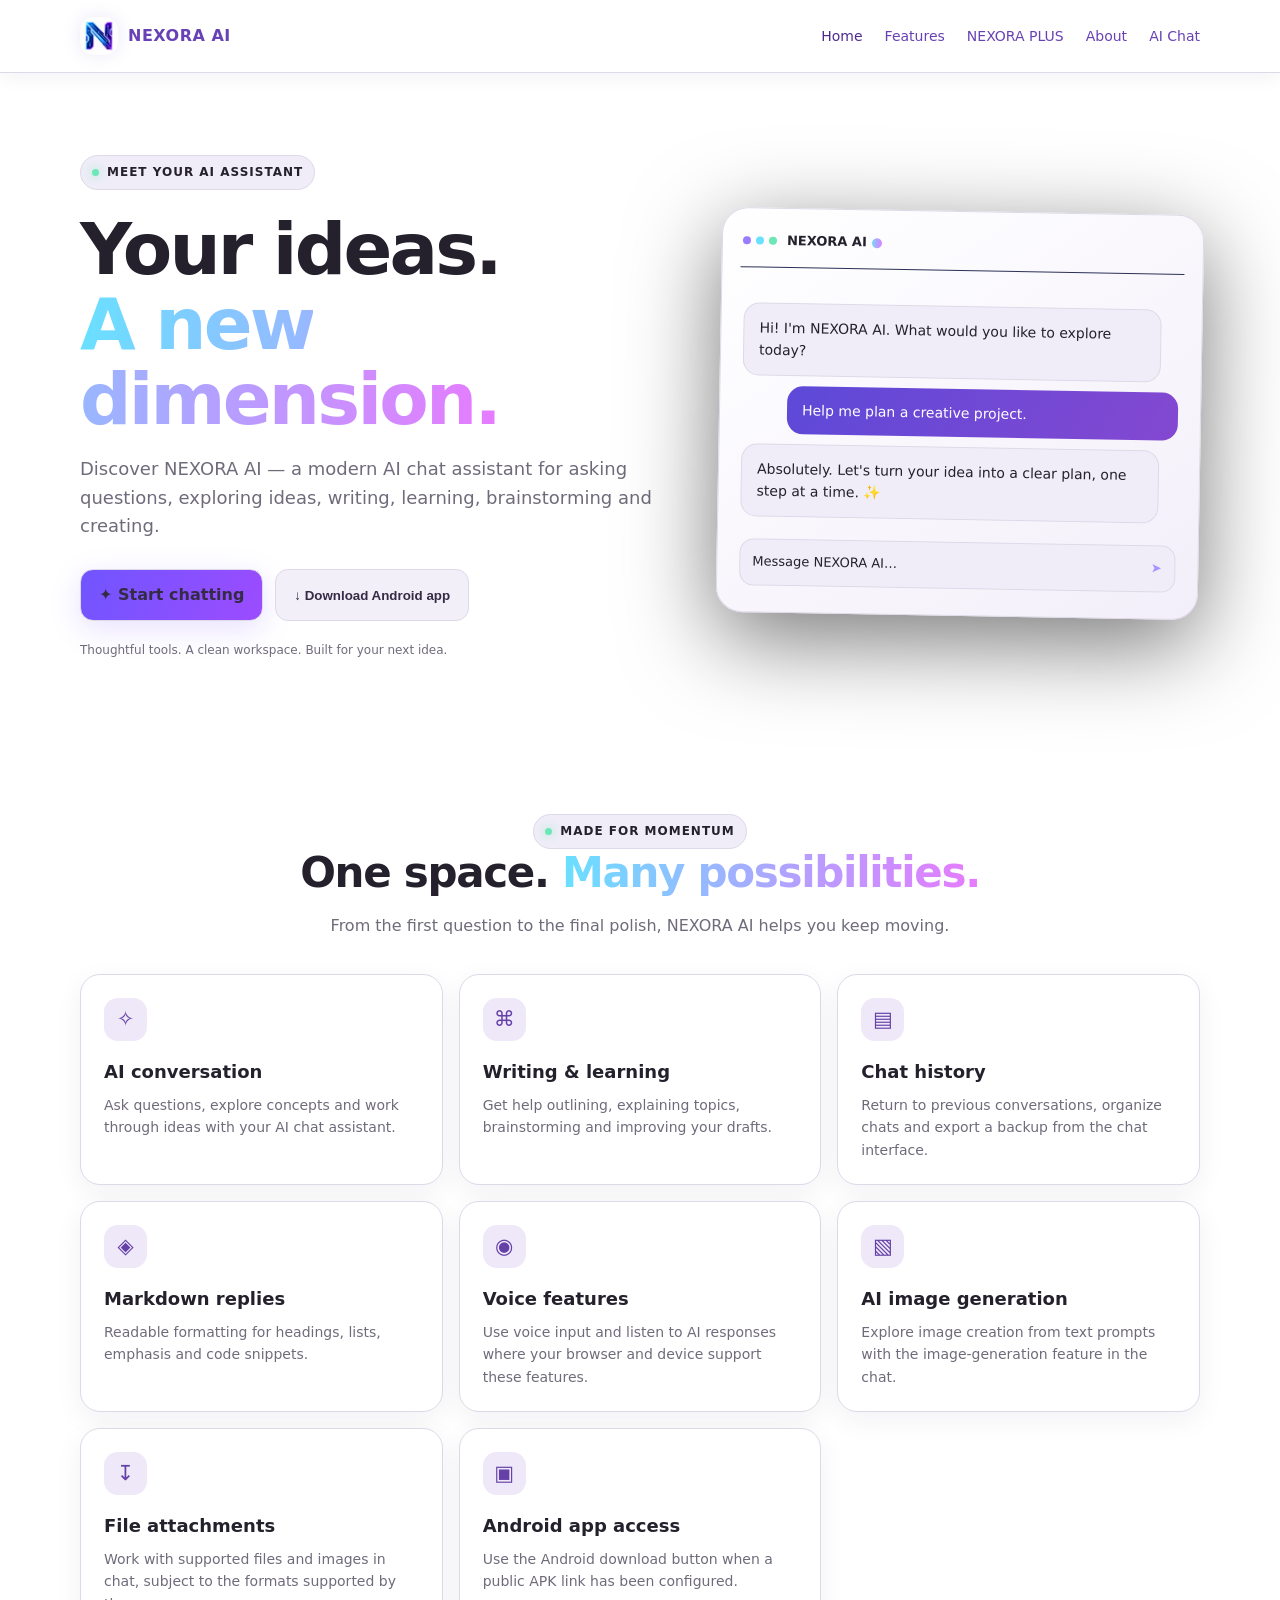
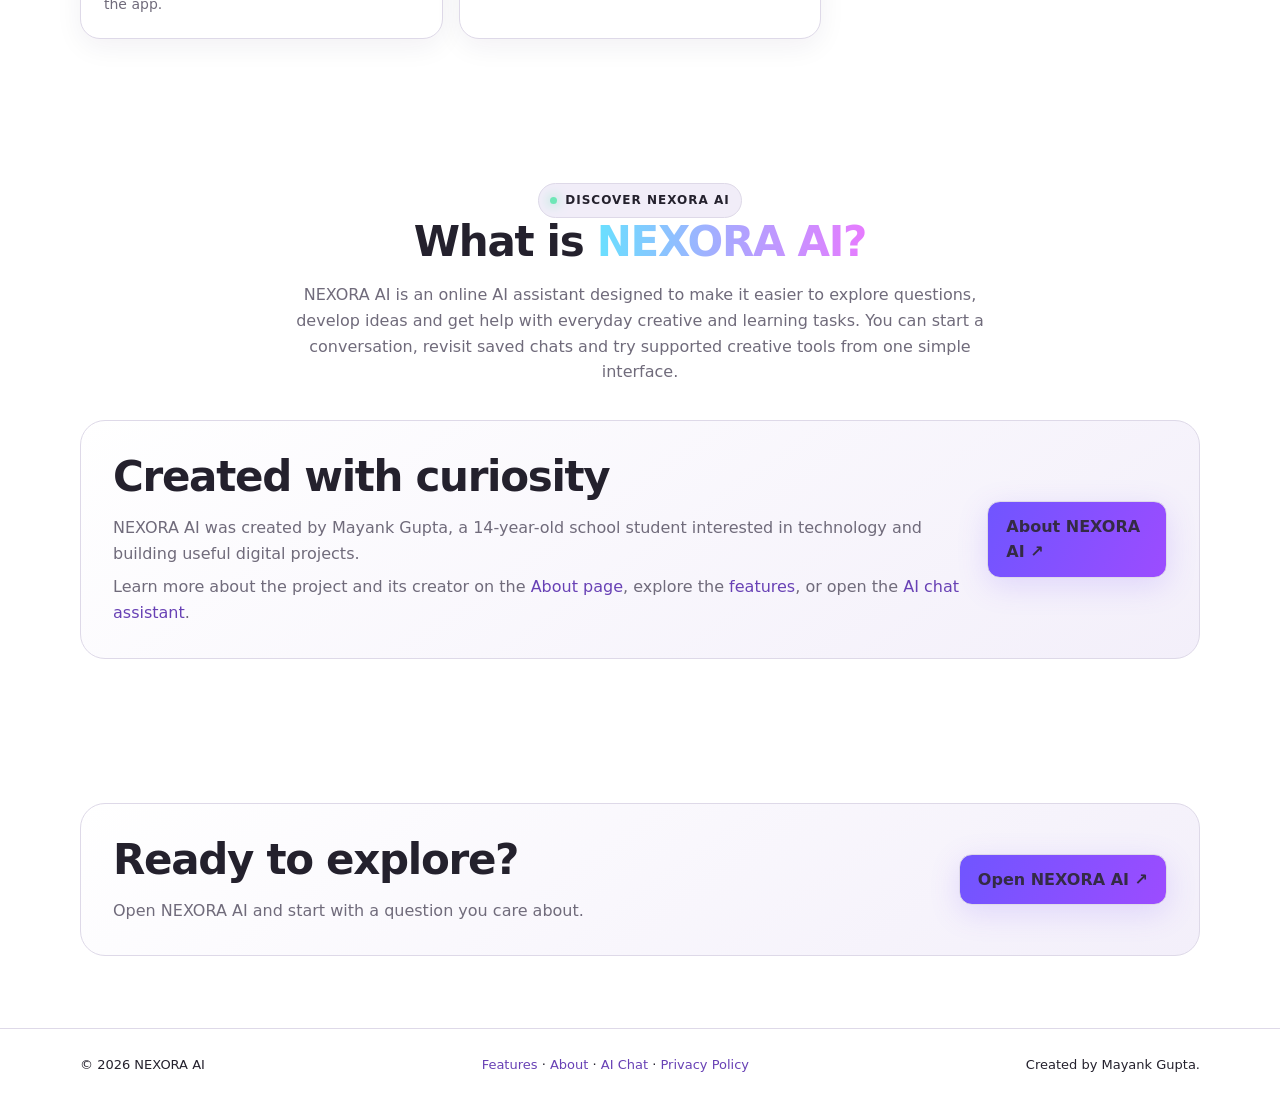
<file: index.html>
<!doctype html>
<html lang="en">
<head>
  <meta charset="utf-8">
  <meta name="viewport" content="width=device-width, initial-scale=1">
  <meta name="theme-color" content="#0b0d1b">

  <title>NEXORA AI by Mayank Gupta – AI Chat, Learning & Creativity</title>
  <meta name="description" content="Discover NEXORA AI, an AI assistant created by Mayank Gupta for chatting, learning, writing, brainstorming and creative tools. Explore the NEXORA AI website.">
  <meta name="robots" content="index,follow,max-image-preview:large">
  <link rel="canonical" href="https://gen-aplha.github.io/Nexora-AI/">


  <meta property="og:type" content="website">
  <meta property="og:site_name" content="NEXORA AI">
  <meta property="og:url" content="https://gen-aplha.github.io/Nexora-AI/">
  <meta property="og:title" content="NEXORA AI – Your AI, Your Ideas">
  <meta property="og:description" content="NEXORA AI by Mayank Gupta: chat with AI, explore ideas, learn, write and create with modern AI tools.">
  <meta property="og:image" content="https://gen-aplha.github.io/Nexora-AI/social-preview.jpg">
  <meta property="og:image:secure_url" content="https://gen-aplha.github.io/Nexora-AI/social-preview.jpg">
  <meta property="og:image:type" content="image/jpeg">
  <meta property="og:image:width" content="1200">
  <meta property="og:image:height" content="630">
  <meta property="og:image:alt" content="NEXORA AI official neon banner">

  <meta name="twitter:card" content="summary_large_image">
  <meta name="twitter:title" content="NEXORA AI – Your AI Assistant">
  <meta name="twitter:description" content="NEXORA AI by Mayank Gupta: an AI assistant for chatting, learning, writing and creativity.">
  <meta name="twitter:image" content="https://gen-aplha.github.io/Nexora-AI/social-preview.jpg">
  <meta name="twitter:image:alt" content="NEXORA AI official banner">

  <link rel="stylesheet" href="site.css">
  <script src="config.js"></script>

  <script type="application/ld+json">
  {
    "@context": "https://schema.org",
    "@graph": [
      {
        "@type": "WebSite",
        "@id": "https://gen-aplha.github.io/Nexora-AI/#website",
        "name": "NEXORA AI",
        "url": "https://gen-aplha.github.io/Nexora-AI/",
        "description": "NEXORA AI is an AI assistant for chatting, learning, writing, brainstorming and creative tasks.",
        "inLanguage": "en"
      },
      {
        "@type": "WebPage",
        "@id": "https://gen-aplha.github.io/Nexora-AI/#webpage",
        "url": "https://gen-aplha.github.io/Nexora-AI/",
        "name": "NEXORA AI – Your AI Assistant for Chat, Learning & Creativity",
        "description": "Explore NEXORA AI, a modern AI assistant for chatting, asking questions, writing, learning, brainstorming and generating images.",
        "isPartOf": {
          "@id": "https://gen-aplha.github.io/Nexora-AI/#website"
        },
        "inLanguage": "en"
      },
      {
        "@type": "SoftwareApplication",
        "name": "NEXORA AI",
        "applicationCategory": "UtilitiesApplication",
        "operatingSystem": "Web, Android",
        "url": "https://gen-aplha.github.io/Nexora-AI/",
        "description": "An AI assistant experience with chat, writing and learning help, voice features, chat history, file attachments and AI image generation.",
        "creator": {
          "@type": "Person",
          "name": "Mayank Gupta"
        }
      }
    ]
  }
  </script>
<script src="theme.js?v=20261110-logo2"></script>
<link rel="stylesheet" href="theme.css?v=20261111-globalfix3">
  <!-- NEXORA AI official light-theme favicon for Google Search and browsers -->
  <link rel="icon" type="image/png" sizes="512x512" href="https://gen-aplha.github.io/Nexora-AI/nexora-logo-light.png">
  <link rel="shortcut icon" type="image/png" href="https://gen-aplha.github.io/Nexora-AI/nexora-logo-light.png">
  <link rel="apple-touch-icon" href="https://gen-aplha.github.io/Nexora-AI/nexora-logo-light.png">
</head>

<body>
<header class="nav">
  <div class="wrap navin">
    <a class="brand" href="index.html" aria-label="NEXORA AI home">
      <img class="mark" src="nexora-logo.svg?v=20261110" alt="NEXORA AI logo" style="object-fit:cover;background:#030313;box-shadow:0 0 24px #2f7bff66"><span>NEXORA AI</span>
    </a>
    <nav class="links" aria-label="Main navigation">
      <a class="active" href="index.html" aria-current="page">Home</a>
      <a href="features.html">Features</a>
      <a href="plus.html">NEXORA PLUS</a>
      <a href="about.html">About</a>
      <a class="hide-mobile" href="chat.html">AI Chat</a>
    </nav>
  </div>
</header>

<main>
  <section class="wrap hero">
    <div>
      <span class="eyebrow">Meet your AI assistant</span>
      <h1>Your ideas.<br><span class="gradient">A new dimension.</span></h1>
      <p class="lead">Discover NEXORA AI — a modern AI chat assistant for asking questions, exploring ideas, writing, learning, brainstorming and creating.</p>
      <div class="actions">
        <a class="btn" href="chat.html">✦ Start chatting</a>
        <button class="btn secondary" id="downloadHero" type="button">↓ Download Android app</button>
      </div>
      <p class="fine">Thoughtful tools. A clean workspace. Built for your next idea.</p>
      <div class="download-state" id="downloadNote" aria-live="polite"></div>
    </div>

    <div class="preview" aria-label="Illustration of an AI chat">
      <div class="previewtop">
        <div class="lights"><i></i><i></i><i></i></div>
        <span>NEXORA AI <span class="gradient">●</span></span>
      </div>
      <div class="chatbox">
        <div class="bubble ai">Hi! I'm NEXORA AI. What would you like to explore today?</div>
        <div class="bubble user">Help me plan a creative project.</div>
        <div class="bubble ai">Absolutely. Let's turn your idea into a clear plan, one step at a time. ✨</div>
        <div class="fakeinput">Message NEXORA AI… <span style="float:right;color:#a994ff">➤</span></div>
      </div>
    </div>
  </section>

  <section class="section" aria-labelledby="features-heading">
    <div class="wrap">
      <div class="sectionhead">
        <span class="eyebrow">Made for momentum</span>
        <h2 id="features-heading">One space. <span class="gradient">Many possibilities.</span></h2>
        <p>From the first question to the final polish, NEXORA AI helps you keep moving.</p>
      </div>

      <div class="grid">
        <article class="card">
          <div class="ico">✧</div>
          <h3>AI conversation</h3>
          <p>Ask questions, explore concepts and work through ideas with your AI chat assistant.</p>
        </article>

        <article class="card">
          <div class="ico">⌘</div>
          <h3>Writing &amp; learning</h3>
          <p>Get help outlining, explaining topics, brainstorming and improving your drafts.</p>
        </article>

        <article class="card">
          <div class="ico">▤</div>
          <h3>Chat history</h3>
          <p>Return to previous conversations, organize chats and export a backup from the chat interface.</p>
        </article>

        <article class="card">
          <div class="ico">◈</div>
          <h3>Markdown replies</h3>
          <p>Readable formatting for headings, lists, emphasis and code snippets.</p>
        </article>

        <article class="card">
          <div class="ico">◉</div>
          <h3>Voice features</h3>
          <p>Use voice input and listen to AI responses where your browser and device support these features.</p>
        </article>

        <article class="card">
          <div class="ico">▧</div>
          <h3>AI image generation</h3>
          <p>Explore image creation from text prompts with the image-generation feature in the chat.</p>
        </article>

        <article class="card">
          <div class="ico">↧</div>
          <h3>File attachments</h3>
          <p>Work with supported files and images in chat, subject to the formats supported by the app.</p>
        </article>

        <article class="card">
          <div class="ico">▣</div>
          <h3>Android app access</h3>
          <p>Use the Android download button when a public APK link has been configured.</p>
        </article>
      </div>
    </div>
  </section>

  <section class="section" aria-labelledby="about-nexora-heading">
    <div class="wrap">
      <div class="sectionhead">
        <span class="eyebrow">Discover NEXORA AI</span>
        <h2 id="about-nexora-heading">What is <span class="gradient">NEXORA AI?</span></h2>
        <p>NEXORA AI is an online AI assistant designed to make it easier to explore questions, develop ideas and get help with everyday creative and learning tasks. You can start a conversation, revisit saved chats and try supported creative tools from one simple interface.</p>
      </div>

      <div class="band">
        <div>
          <h2>Created with curiosity</h2>
          <p>NEXORA AI was created by Mayank Gupta, a 14-year-old school student interested in technology and building useful digital projects.</p>
          <p>Learn more about the project and its creator on the <a href="about.html">About page</a>, explore the <a href="features.html">features</a>, or open the <a href="chat.html">AI chat assistant</a>.</p>
        </div>
        <a class="btn" href="about.html">About NEXORA AI ↗</a>
      </div>
    </div>
  </section>

  <section class="section">
    <div class="wrap">
      <div class="band">
        <div>
          <h2>Ready to explore?</h2>
          <p>Open NEXORA AI and start with a question you care about.</p>
        </div>
        <a class="btn" href="chat.html">Open NEXORA AI ↗</a>
      </div>
    </div>
  </section>
</main>

<footer class="footer">
  <div class="wrap footin">
    <span>© <span id="year"></span> NEXORA AI</span>
    <span><a href="features.html">Features</a> · <a href="about.html">About</a> · <a href="chat.html">AI Chat</a> · <a href="privacy.html">Privacy Policy</a></span>
    <span>Created by Mayank Gupta.</span>
  </div>
</footer>

<script>
  document.getElementById('year').textContent = new Date().getFullYear();

  function download() {
    window.location.href = 'install.html';
  }

  document.getElementById('downloadHero').addEventListener('click', download);
</script>
</body>
</html>
</file>
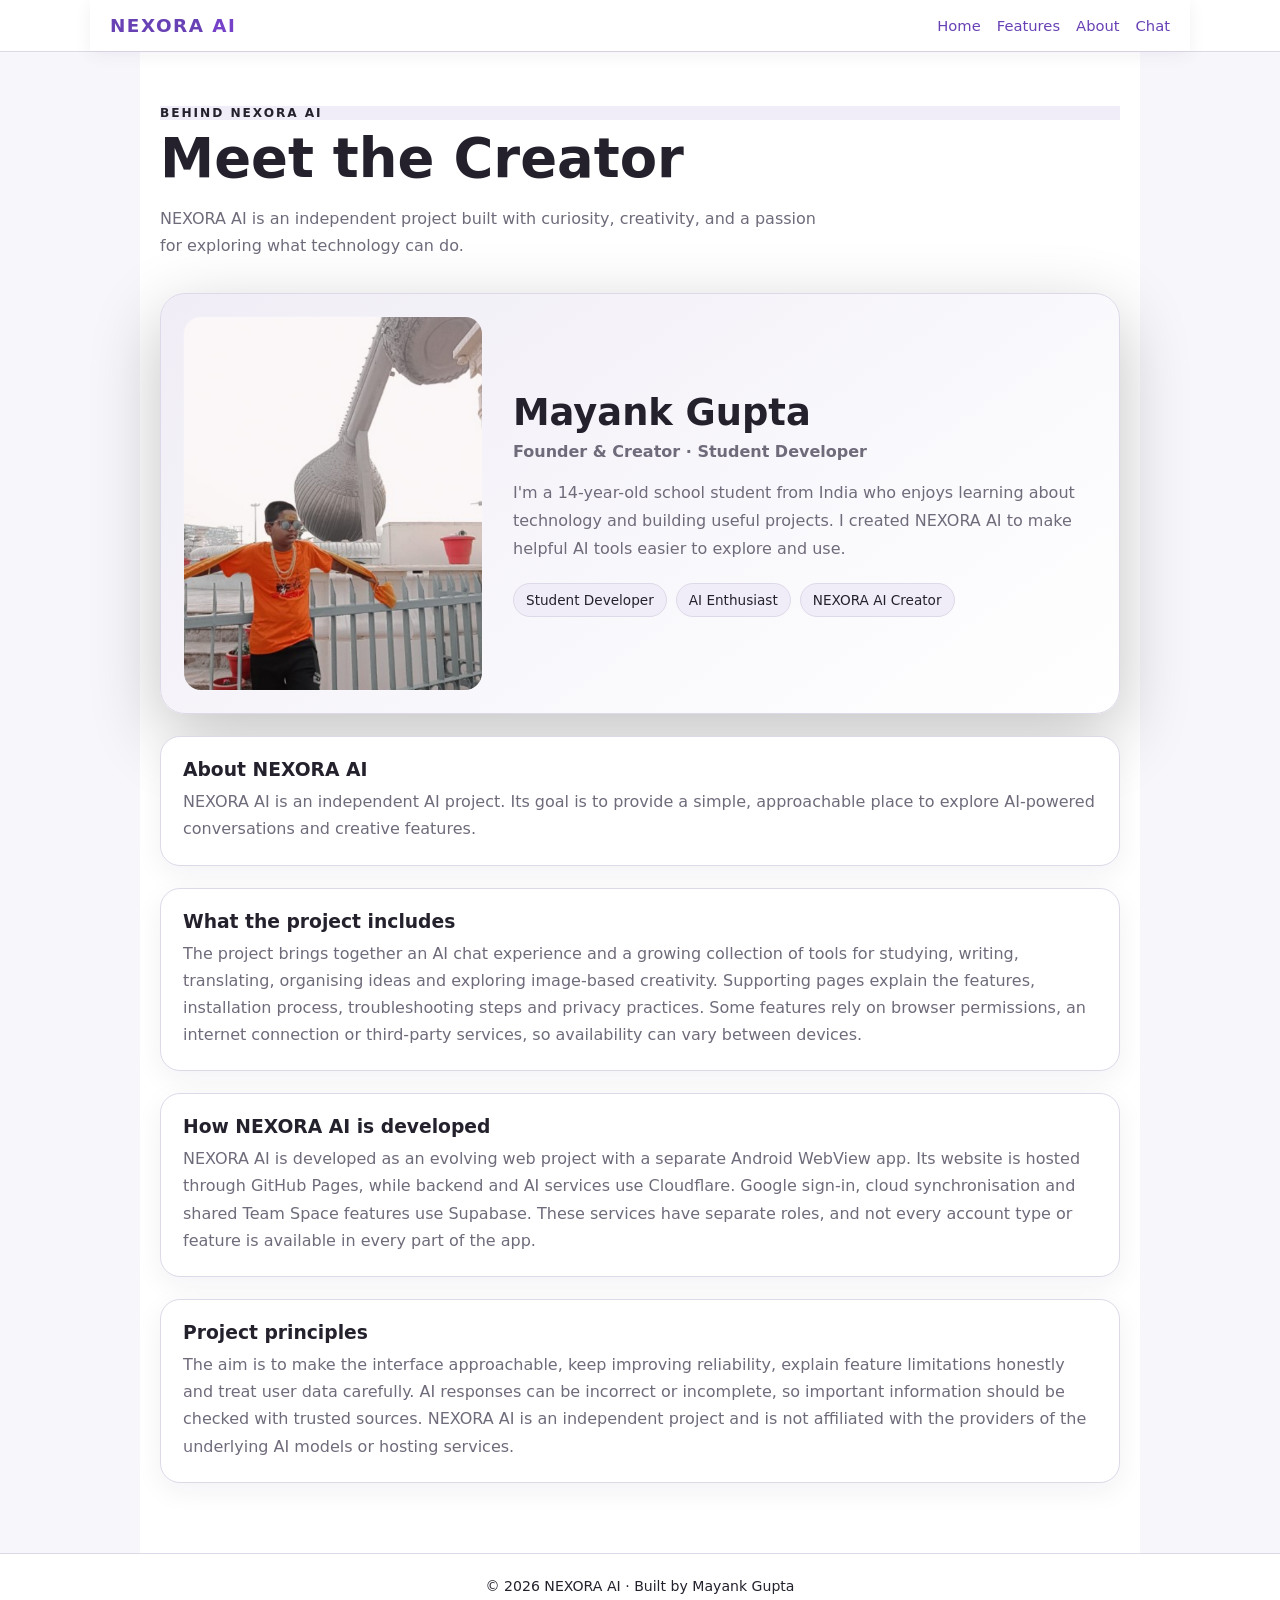
<file: about.html>
<!doctype html>
<html lang="en">
<head>
  <meta charset="utf-8">
  <meta name="viewport" content="width=device-width, initial-scale=1">
  <meta name="theme-color" content="#101225">
  <meta name="description" content="Learn about NEXORA AI, an independent project exploring AI chat, learning, writing, translation and creative tools.">
  <title>About Mayank Gupta, Creator of NEXORA AI</title>
  <meta name="robots" content="index,follow">
  <meta property="og:type" content="website">
  <meta property="og:site_name" content="NEXORA AI">
  <meta property="og:url" content="https://gen-aplha.github.io/Nexora-AI/about.html">
  <meta property="og:title" content="About NEXORA AI">
  <meta property="og:description" content="Learn about NEXORA AI, an independent project exploring AI chat, learning, writing, translation and creative tools.">
  <meta property="og:image" content="https://gen-aplha.github.io/Nexora-AI/social-preview.jpg">
  <link rel="canonical" href="https://gen-aplha.github.io/Nexora-AI/about.html">
  <style>
    :root {
      color-scheme: dark;
      --bg: #101225;
      --panel: #191d35;
      --panel2: #222744;
      --text: #f5f6ff;
      --muted: #b5bad3;
      --accent: #9b8cff;
      --line: rgba(255,255,255,.10);
    }
    * { box-sizing: border-box; }
    body {
      margin: 0;
      min-height: 100vh;
      background: radial-gradient(ellipse at top, #29234d 0, var(--bg) 48%);
      color: var(--text);
      font-family: system-ui, -apple-system, BlinkMacSystemFont, "Segoe UI", sans-serif;
    }
    a { color: inherit; text-decoration: none; }
    header {
      position: sticky; top: 0; z-index: 5;
      background: rgba(16,18,37,.88);
      backdrop-filter: blur(14px);
      border-bottom: 1px solid var(--line);
    }
    .nav {
      max-width: 1100px; margin: auto; padding: 15px 20px;
      display: flex; align-items: center; justify-content: space-between; gap: 16px;
    }
    .brand { font-size: 1.15rem; font-weight: 850; letter-spacing: .08em; }
    .brand span { color: var(--accent); }
    nav { display: flex; flex-wrap: wrap; gap: 16px; color: var(--muted); font-size: .92rem; }
    nav a:hover, nav a[aria-current="page"] { color: var(--text); }
    main { max-width: 1000px; margin: auto; padding: 54px 20px 70px; }
    .eyebrow { color: var(--accent); font-weight: 750; letter-spacing: .16em; text-transform: uppercase; font-size: .76rem; }
    h1 { margin: 10px 0 12px; font-size: clamp(2rem, 7vw, 3.4rem); line-height: 1.08; }
    .intro { max-width: 680px; color: var(--muted); line-height: 1.7; }
    .profile {
      margin-top: 34px; padding: 22px; display: grid;
      grid-template-columns: minmax(0, 300px) 1fr; gap: 30px;
      align-items: center; background: linear-gradient(145deg, var(--panel2), var(--panel));
      border: 1px solid var(--line); border-radius: 25px;
      box-shadow: 0 22px 70px rgba(0,0,0,.24);
    }
    .portrait {
      width: 100%; aspect-ratio: 4 / 5; object-fit: cover;
      object-position: center 45%; border-radius: 18px;
      border: 1px solid rgba(255,255,255,.14);
    }
    h2 { margin: 0 0 8px; font-size: clamp(1.7rem, 5vw, 2.3rem); }
    .role { color: var(--accent); font-weight: 700; margin: 0 0 18px; }
    .bio { color: var(--muted); line-height: 1.75; }
    .tags { display: flex; flex-wrap: wrap; gap: 9px; margin-top: 20px; }
    .tag { padding: 8px 12px; border-radius: 999px; background: rgba(155,140,255,.12); border: 1px solid rgba(155,140,255,.25); font-size: .85rem; }
    .mission { margin-top: 22px; padding: 22px; border: 1px solid var(--line); border-radius: 20px; background: rgba(255,255,255,.035); }
    .mission h3 { margin: 0 0 8px; }
    .mission p { margin: 0; color: var(--muted); line-height: 1.7; }
    footer { border-top: 1px solid var(--line); padding: 24px 20px; text-align: center; color: var(--muted); font-size: .88rem; }
    @media (max-width: 680px) {
      .nav { align-items: flex-start; flex-direction: column; }
      nav { gap: 13px; }
      main { padding-top: 38px; }
      .profile { grid-template-columns: 1fr; padding: 16px; gap: 22px; }
      .portrait { max-width: 340px; margin: auto; }
    }
  </style>
<script src="theme.js?v=20261110-logo2"></script>
<link rel="stylesheet" href="theme.css?v=20261111-globalfix3">
  <!-- NEXORA AI official light-theme favicon -->
  <link rel="icon" type="image/png" sizes="512x512" href="/Nexora-AI/nexora-logo-light.png?v=20261127">
  <link rel="icon" type="image/svg+xml" href="/Nexora-AI/nexora-logo-light.svg?v=20261127">
  <link rel="apple-touch-icon" href="/Nexora-AI/nexora-logo-light.png?v=20261127">
</head>
<body>
  <header>
    <div class="nav">
      <a class="brand" href="index.html">NEXORA <span>AI</span></a>
      <nav aria-label="Main navigation">
        <a href="index.html">Home</a>
        <a href="features.html">Features</a>
        <a href="about.html" aria-current="page">About</a>
        <a href="chat.html">Chat</a>
      </nav>
    </div>
  </header>

  <main>
    <div class="eyebrow">Behind NEXORA AI</div>
    <h1>Meet the Creator</h1>
    <p class="intro">NEXORA AI is an independent project built with curiosity, creativity, and a passion for exploring what technology can do.</p>

    <section class="profile" aria-labelledby="creator-name">
      <img class="portrait" src="[data-uri]" alt="Mayank Gupta, creator of NEXORA AI">
      <div>
        <h2 id="creator-name">Mayank Gupta</h2>
        <p class="role">Founder &amp; Creator · Student Developer</p>
        <p class="bio">I'm a 14-year-old school student from India who enjoys learning about technology and building useful projects. I created NEXORA AI to make helpful AI tools easier to explore and use.</p>
        <div class="tags">
          <span class="tag">Student Developer</span>
          <span class="tag">AI Enthusiast</span>
          <span class="tag">NEXORA AI Creator</span>
        </div>
      </div>
    </section>

    <section class="mission">
      <h3>About NEXORA AI</h3>
      <p>NEXORA AI is an independent AI project. Its goal is to provide a simple, approachable place to explore AI-powered conversations and creative features.</p>
    </section>

    <section class="mission">
      <h3>What the project includes</h3>
      <p>The project brings together an AI chat experience and a growing collection of tools for studying, writing, translating, organising ideas and exploring image-based creativity. Supporting pages explain the features, installation process, troubleshooting steps and privacy practices. Some features rely on browser permissions, an internet connection or third-party services, so availability can vary between devices.</p>
    </section>

    <section class="mission">
      <h3>How NEXORA AI is developed</h3>
      <p>NEXORA AI is developed as an evolving web project with a separate Android WebView app. Its website is hosted through GitHub Pages, while backend and AI services use Cloudflare. Google sign-in, cloud synchronisation and shared Team Space features use Supabase. These services have separate roles, and not every account type or feature is available in every part of the app.</p>
    </section>

    <section class="mission">
      <h3>Project principles</h3>
      <p>The aim is to make the interface approachable, keep improving reliability, explain feature limitations honestly and treat user data carefully. AI responses can be incorrect or incomplete, so important information should be checked with trusted sources. NEXORA AI is an independent project and is not affiliated with the providers of the underlying AI models or hosting services.</p>
    </section>
  </main>

  <footer>© 2026 NEXORA AI · Built by Mayank Gupta</footer>
</body>
</html>
</file>
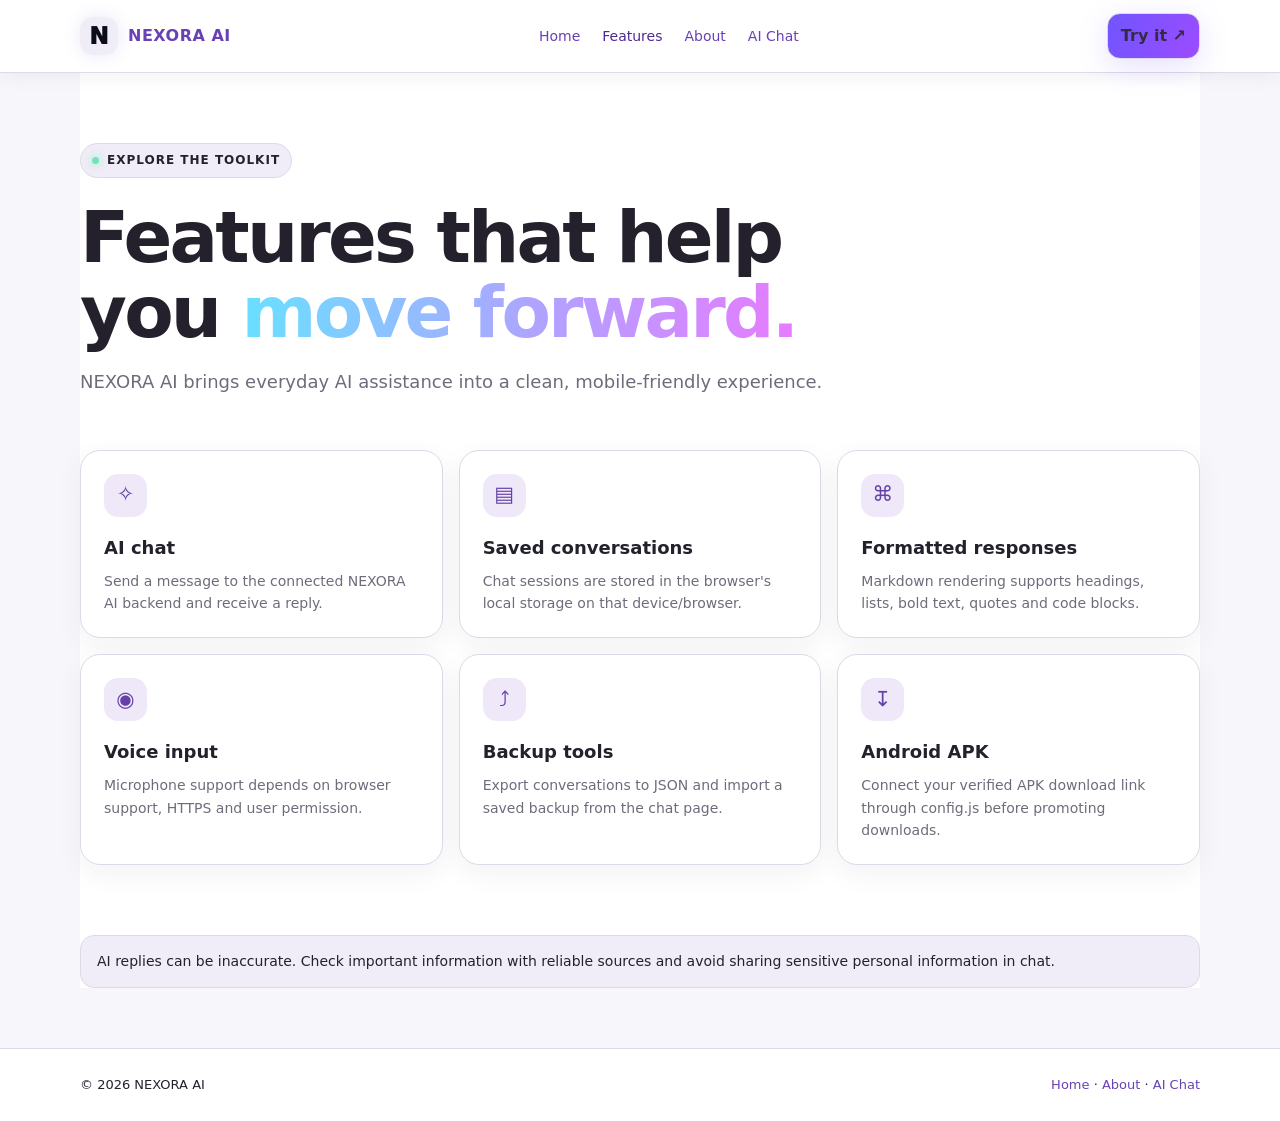
<file: features.html>
<!doctype html>
<html lang="en">
<head>
<meta charset="utf-8">
<meta name="viewport" content="width=device-width,initial-scale=1">

<title>NEXORA AI Features | AI Chat and Creative Tools</title>
<link rel="canonical" href="https://gen-aplha.github.io/Nexora-AI/features.html">

<meta name="description" content="Explore NEXORA AI chat, saved conversations, study tools, translation, image creation and Android app features.">

<meta name="robots" content="index,follow">
<meta property="og:type" content="website">
<meta property="og:site_name" content="NEXORA AI">
<meta property="og:url" content="https://gen-aplha.github.io/Nexora-AI/features.html">
<meta property="og:title" content="NEXORA AI Features | AI Chat and Creative Tools">
<meta property="og:description" content="Explore NEXORA AI chat, saved conversations, study tools, translation, image creation and Android app features.">
<meta property="og:image" content="https://gen-aplha.github.io/Nexora-AI/social-preview.jpg">
<meta name="theme-color" content="#0b0d1b">


<link rel="stylesheet" href="site.css">
<script src="theme.js?v=20261110-logo2"></script>
<link rel="stylesheet" href="theme.css?v=20261111-globalfix3">
  <!-- NEXORA AI official light-theme favicon -->
  <link rel="icon" type="image/png" sizes="512x512" href="/Nexora-AI/nexora-logo-light.png?v=20261127">
  <link rel="icon" type="image/svg+xml" href="/Nexora-AI/nexora-logo-light.svg?v=20261127">
  <link rel="apple-touch-icon" href="/Nexora-AI/nexora-logo-light.png?v=20261127">
</head>

<body>

<header class="nav">
<div class="wrap navin">
<a class="brand" href="index.html">
<span class="mark">N</span>NEXORA AI
</a>

<nav class="links">
<a href="index.html">Home</a>
<a class="active" href="features.html">Features</a>
<a href="about.html">About</a>
<a href="chat.html">AI Chat</a>
</nav>

<a class="btn small" href="chat.html">Try it ↗</a>
</div>
</header>

<main class="wrap">

<section class="pagehead">
<span class="eyebrow">Explore the toolkit</span>
<h1>Features that help you <span class="gradient">move forward.</span></h1>
<p>NEXORA AI brings everyday AI assistance into a clean, mobile-friendly experience.</p>
</section>

<section class="grid" style="padding-bottom:70px">

<article class="card">
<div class="ico">✧</div>
<h3>AI chat</h3>
<p>Send a message to the connected NEXORA AI backend and receive a reply.</p>
</article>

<article class="card">
<div class="ico">▤</div>
<h3>Saved conversations</h3>
<p>Chat sessions are stored in the browser's local storage on that device/browser.</p>
</article>

<article class="card">
<div class="ico">⌘</div>
<h3>Formatted responses</h3>
<p>Markdown rendering supports headings, lists, bold text, quotes and code blocks.</p>
</article>

<article class="card">
<div class="ico">◉</div>
<h3>Voice input</h3>
<p>Microphone support depends on browser support, HTTPS and user permission.</p>
</article>

<article class="card">
<div class="ico">⤴</div>
<h3>Backup tools</h3>
<p>Export conversations to JSON and import a saved backup from the chat page.</p>
</article>

<article class="card">
<div class="ico">↧</div>
<h3>Android APK</h3>
<p>Connect your verified APK download link through config.js before promoting downloads.</p>
</article>

</section>

<div class="notice" style="margin-bottom:60px">
AI replies can be inaccurate. Check important information with reliable sources and avoid sharing sensitive personal information in chat.
</div>

</main>

<footer class="footer">
<div class="wrap footin">
<span>© 2026 NEXORA AI</span>
<span>
<a href="index.html">Home</a> ·
<a href="about.html">About</a> ·
<a href="chat.html">AI Chat</a>
</span>
</div>
</footer>

</body>
</html>
</file>
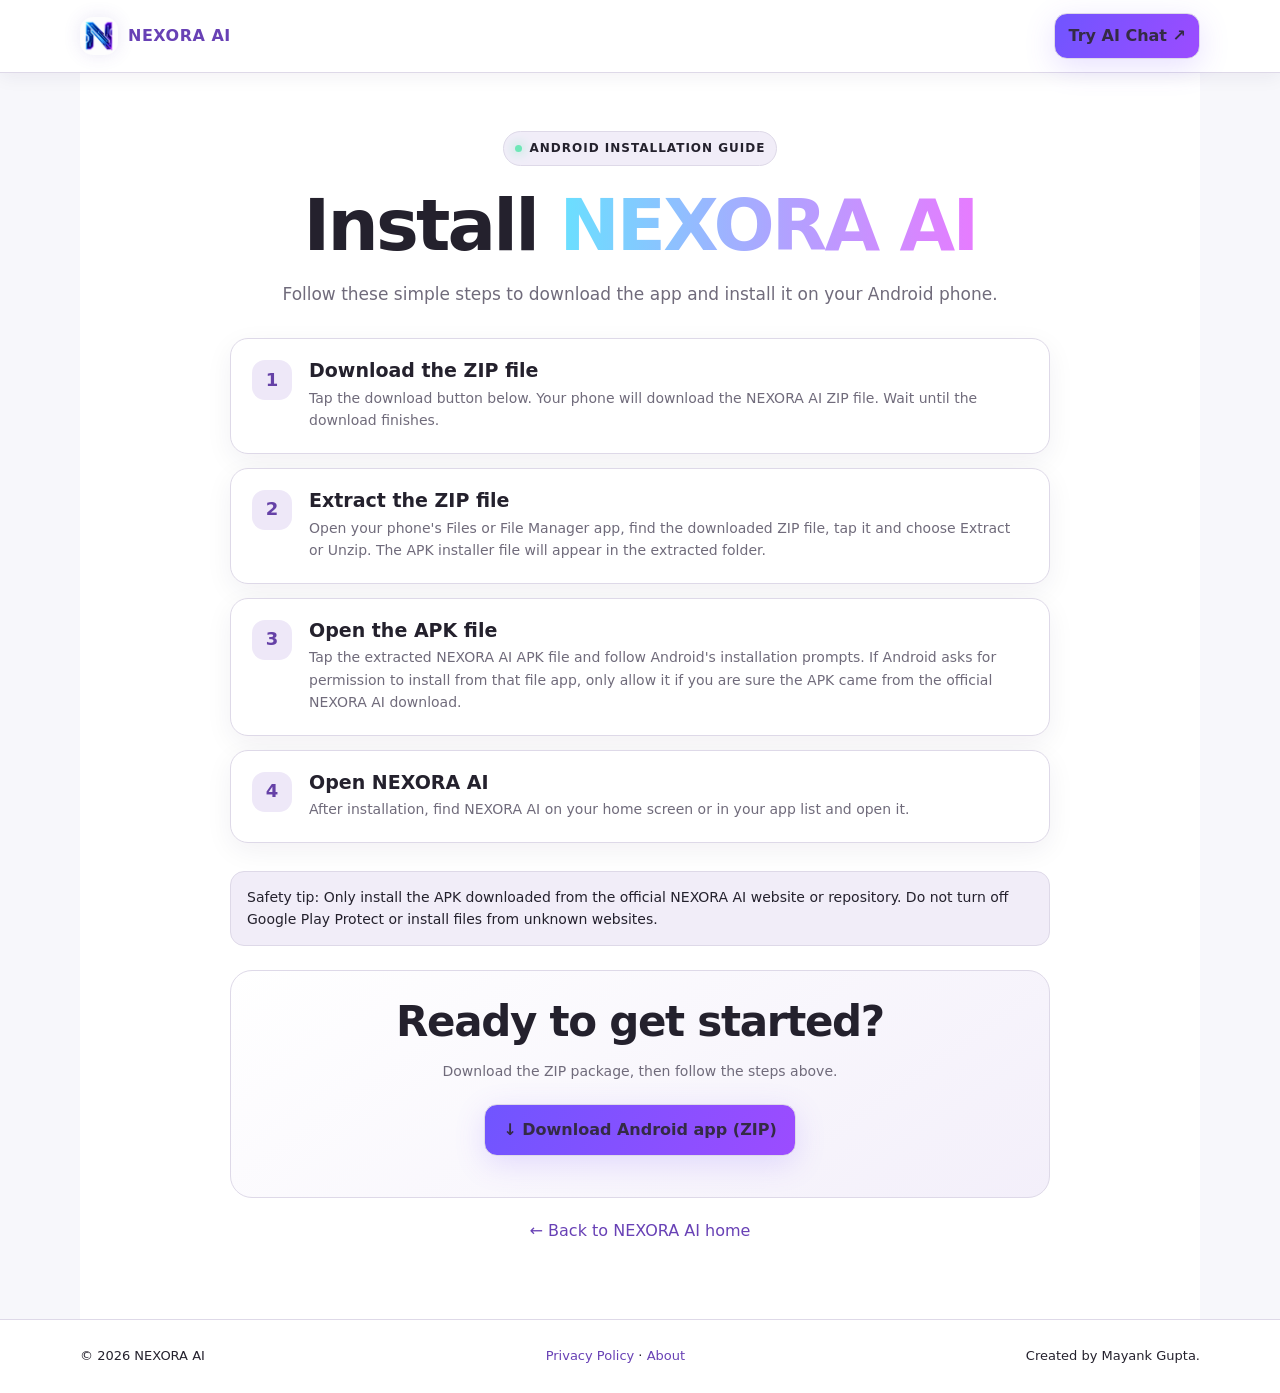
<file: install.html>
<!doctype html>
<html lang="en">
<head>
  <meta charset="utf-8">
  <meta name="viewport" content="width=device-width, initial-scale=1">
  <meta name="theme-color" content="#0b0d1b">
  <title>Install NEXORA AI on Android</title>
  <meta name="description" content="Download and install the NEXORA AI Android app with this simple step-by-step guide.">
  <link rel="canonical" href="https://gen-aplha.github.io/Nexora-AI/install.html">
  <link rel="stylesheet" href="site.css">
  <script src="config.js"></script>
  <style>
    .install-wrap{max-width:820px;margin:0 auto;padding:58px 0 76px}
    .install-intro{text-align:center;margin-bottom:30px}
    .install-intro p{color:var(--muted);font-size:17px}
    .steps{display:grid;gap:14px;margin:28px 0}
    .step{display:flex;gap:17px;align-items:flex-start;padding:21px;border:1px solid #292f52;border-radius:18px;background:linear-gradient(145deg,#151a31,#101326)}
    .stepnum{flex:0 0 40px;height:40px;display:grid;place-items:center;border-radius:13px;background:#29214d;color:#d8ceff;font-weight:850;font-size:18px}
    .step h2{font-size:19px;letter-spacing:0;margin:0 0 5px}
    .step p{color:var(--muted);margin:0;font-size:14px}
    .download-panel{text-align:center;padding:27px;border:1px solid #51427b;border-radius:22px;background:radial-gradient(ellipse at 50% 0%,#38265f,transparent 65%),#15162c}
    .download-panel p{color:var(--muted);font-size:14px}
    .download-panel .btn{margin-top:8px;min-height:48px}
    .backlink{display:inline-block;margin-top:20px;color:#c9c0ff}
    @media(max-width:600px){.install-wrap{padding:42px 0 58px}.step{padding:17px}.stepnum{flex-basis:36px;height:36px}}
  </style>
<script src="theme.js?v=20261110-logo2"></script>
<link rel="stylesheet" href="theme.css?v=20261111-globalfix3">
  <!-- NEXORA AI official light-theme favicon -->
  <link rel="icon" type="image/png" sizes="512x512" href="/Nexora-AI/nexora-logo-light.png?v=20261127">
  <link rel="icon" type="image/svg+xml" href="/Nexora-AI/nexora-logo-light.svg?v=20261127">
  <link rel="apple-touch-icon" href="/Nexora-AI/nexora-logo-light.png?v=20261127">
</head>
<body>
<header class="nav">
  <div class="wrap navin">
    <a class="brand" href="index.html" aria-label="NEXORA AI home">
      <img class="mark" src="nexora-logo.svg?v=20261110" alt="NEXORA AI logo" style="object-fit:cover;background:#030313;box-shadow:0 0 24px #2f7bff66"><span>NEXORA AI</span>
    </a>
    <a class="btn small" href="chat.html">Try AI Chat ↗</a>
  </div>
</header>
<main class="wrap">
  <div class="install-wrap">
    <div class="install-intro">
      <span class="eyebrow">Android installation guide</span>
      <h1>Install <span class="gradient">NEXORA AI</span></h1>
      <p>Follow these simple steps to download the app and install it on your Android phone.</p>
    </div>

    <div class="steps">
      <section class="step">
        <div class="stepnum">1</div>
        <div><h2>Download the ZIP file</h2><p>Tap the download button below. Your phone will download the NEXORA AI ZIP file. Wait until the download finishes.</p></div>
      </section>
      <section class="step">
        <div class="stepnum">2</div>
        <div><h2>Extract the ZIP file</h2><p>Open your phone's Files or File Manager app, find the downloaded ZIP file, tap it and choose Extract or Unzip. The APK installer file will appear in the extracted folder.</p></div>
      </section>
      <section class="step">
        <div class="stepnum">3</div>
        <div><h2>Open the APK file</h2><p>Tap the extracted NEXORA AI APK file and follow Android's installation prompts. If Android asks for permission to install from that file app, only allow it if you are sure the APK came from the official NEXORA AI download.</p></div>
      </section>
      <section class="step">
        <div class="stepnum">4</div>
        <div><h2>Open NEXORA AI</h2><p>After installation, find NEXORA AI on your home screen or in your app list and open it.</p></div>
      </section>
    </div>

    <div class="notice">Safety tip: Only install the APK downloaded from the official NEXORA AI website or repository. Do not turn off Google Play Protect or install files from unknown websites.</div>

    <section class="download-panel" style="margin-top:24px">
      <h2>Ready to get started?</h2>
      <p>Download the ZIP package, then follow the steps above.</p>
      <a class="btn" id="downloadApk" href="#" rel="noopener">↓ Download Android app (ZIP)</a>
      <p class="download-state" id="downloadNote" aria-live="polite"></p>
    </section>
    <div style="text-align:center"><a class="backlink" href="index.html">← Back to NEXORA AI home</a></div>
  </div>
</main>
<footer class="footer"><div class="wrap footin"><span>© <span id="year"></span> NEXORA AI</span><span><a href="privacy.html">Privacy Policy</a> · <a href="about.html">About</a></span><span>Created by Mayank Gupta.</span></div></footer>
<script>
  document.getElementById('year').textContent = new Date().getFullYear();
  const downloadButton = document.getElementById('downloadApk');
  const note = document.getElementById('downloadNote');
  const url = window.NEXORA_CONFIG && window.NEXORA_CONFIG.apkUrl;
  if (url && /^https:\/\//i.test(url)) {
    downloadButton.href = url;
    downloadButton.target = '_blank';
  } else {
    downloadButton.addEventListener('click', function(event) {
      event.preventDefault();
      note.textContent = 'The download is not connected yet. Please try again later.';
    });
  }
</script>
</body>
</html>
</file>
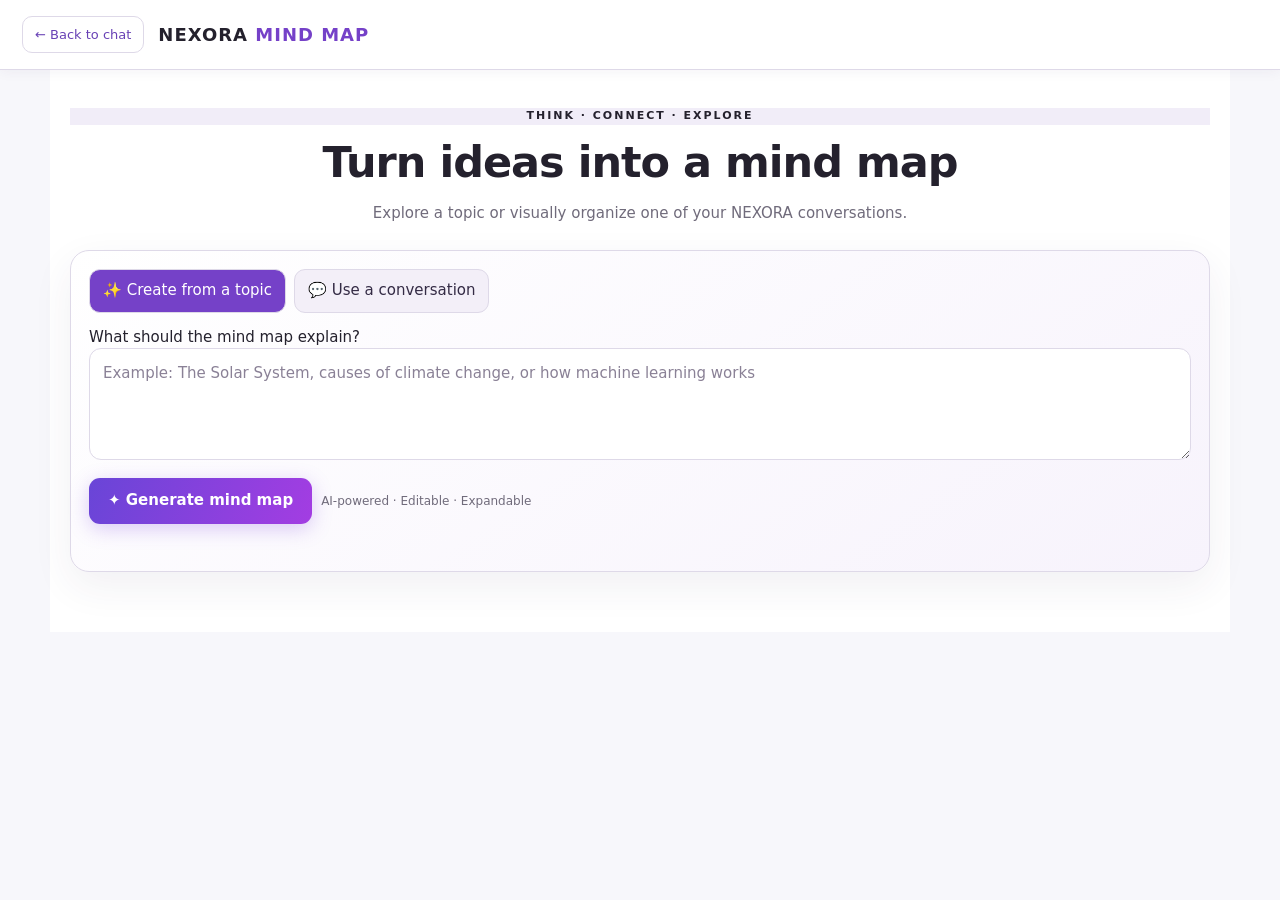
<file: mindmap.html>
<!doctype html>
<html lang="en">
<head>
<meta charset="utf-8">
<meta name="viewport" content="width=device-width,initial-scale=1">
<meta name="theme-color" content="#100b20">
<title>NEXORA Mind Map</title>
<meta name="description" content="Turn any topic or NEXORA AI conversation into an interactive mind map.">
<style>
:root{color-scheme:dark;--bg:#0b0914;--panel:#151124;--panel2:#1d1830;--line:#33294e;--text:#f5f1ff;--muted:#aaa0c3;--accent:#9a6bff;--accent2:#d45cff}
*{box-sizing:border-box}body{margin:0;background:radial-gradient(ellipse at 50% -15%,#2b1851 0,transparent 45%),var(--bg);color:var(--text);font:15px/1.5 Inter,system-ui,sans-serif;min-height:100vh}
button,textarea,select{font:inherit}button,a{touch-action:manipulation}button{cursor:pointer}
header{height:70px;display:flex;align-items:center;gap:14px;padding:0 22px;border-bottom:1px solid #ffffff14;background:#0b0914d9;position:sticky;top:0;z-index:5;backdrop-filter:blur(14px)}
.brand{font-weight:850;letter-spacing:1px;font-size:18px}.brand span{color:#bd80ff}.back{color:#d8c8ff;text-decoration:none;border:1px solid var(--line);border-radius:10px;padding:8px 12px;font-size:13px}
main{max-width:1180px;margin:0 auto;padding:30px 20px 60px}.hero{text-align:center;margin:8px auto 25px}.eyebrow{color:#bd8cff;font-size:11px;letter-spacing:2px;font-weight:800}.hero h1{font-size:clamp(29px,5vw,43px);margin:5px 0 8px;letter-spacing:-1px}.hero p{color:var(--muted);margin:0}
.builder{background:linear-gradient(145deg,#19132b,#110e1d);border:1px solid var(--line);border-radius:19px;padding:18px;box-shadow:0 18px 55px #0004}
.tabs{display:flex;gap:8px;flex-wrap:wrap;margin-bottom:13px}.tab,.secondary,.action{min-height:44px;border:1px solid var(--line);border-radius:11px;background:var(--panel2);color:var(--text);padding:9px 13px}.tab.active{background:#6f45bd;border-color:#a985ff}
textarea{width:100%;min-height:112px;resize:vertical;padding:13px;border:1px solid var(--line);border-radius:12px;background:#0d0a17;color:var(--text);outline:none}textarea:focus,select:focus{border-color:var(--accent)}
.row{display:flex;gap:9px;align-items:center;flex-wrap:wrap;margin-top:11px}select{min-height:44px;flex:1;min-width:190px;padding:8px 11px;border:1px solid var(--line);border-radius:10px;background:#0d0a17;color:var(--text)}
.primary{min-height:46px;border:0;border-radius:11px;padding:10px 19px;color:white;font-weight:750;background:linear-gradient(110deg,#6945d7,#a33de2);box-shadow:0 5px 20px #7d44dc44}.primary:disabled{opacity:.55;cursor:wait}
.status{color:var(--muted);font-size:12px;min-height:20px;margin-top:9px}
.workspace{margin-top:22px;background:#100d1c;border:1px solid var(--line);border-radius:18px;overflow:hidden;display:none}.workspace.visible{display:block}
.toolbar{display:flex;align-items:center;gap:8px;flex-wrap:wrap;padding:12px;border-bottom:1px solid var(--line);background:#171226}.toolbar strong{margin-right:auto}.action{font-size:12px;min-height:38px;padding:7px 11px}.action:hover,.secondary:hover,.tab:hover{border-color:#a985ff}
.map-scroll{overflow:auto;min-height:330px;padding:22px}.map-stage{min-width:680px;display:flex;justify-content:center;padding:15px 10px 30px}
svg{overflow:visible}.node rect{fill:#211a35;stroke:#7654a9;stroke-width:1.5}.node.root rect{fill:#5633a0;stroke:#c6a5ff;stroke-width:2}.node text{fill:#f7f1ff;font-size:14px;font-weight:650}.node .hint{fill:#b9a8d6;font-size:10px;font-weight:400}.node{cursor:pointer}.node:focus{outline:none}.node:focus rect{stroke:#fff;stroke-width:3}.edge{fill:none;stroke:#7155a4;stroke-width:2.2;stroke-linecap:round}
.empty{padding:65px 15px;text-align:center;color:var(--muted)}.empty .symbol{font-size:35px;color:#b18aff}.empty strong{display:block;color:var(--text);font-size:17px;margin:8px}
.legend{font-size:11px;color:var(--muted);padding:0 16px 14px}
@media(max-width:600px){header{padding:0 12px;height:62px}main{padding:20px 12px 40px}.builder{padding:13px}.toolbar strong{width:100%}.map-scroll{padding:12px}}
@media print{body{background:#fff;color:#111}header,.hero,.builder,.toolbar,.legend{display:none!important}main{padding:0;max-width:none}.workspace{display:block!important;border:0;background:#fff}.map-scroll{overflow:visible;padding:0}.map-stage{min-width:0}.node rect{fill:#fff;stroke:#6542a0}.node.root rect{fill:#eee5ff}.node text{fill:#181020}.node .hint{fill:#555}.edge{stroke:#7656a8}}

/* NEXORA light theme */
:root{color-scheme:light;--bg:#f5f3fa;--panel:#ffffff;--panel2:#f0ebf8;--line:#ded6eb;--text:#211a2d;--muted:#665d73;--accent:#7541c8;--accent2:#9b48ce}
body{background:linear-gradient(180deg,#f4efff 0,#faf9fc 260px,var(--bg) 100%);color:var(--text)}
header{background:#ffffffed;border-bottom-color:var(--line);box-shadow:0 2px 12px #35204a0d}
.brand span,.eyebrow{color:#7541c8}
.back{color:#56328e;background:#fff;border-color:var(--line)}
.hero p,.legend,.status{color:var(--muted)}
.builder{background:linear-gradient(145deg,#fff,#f7f3fc);border-color:var(--line);box-shadow:0 14px 40px #39265312}
.tab,.secondary,.action{background:#f4effa;color:var(--text);border-color:var(--line)}
.tab.active{background:#7541c8;color:#fff;border-color:#7541c8}
textarea,select{background:#fff;color:var(--text);border-color:#d8cfe5}
textarea::placeholder{color:#8a8196}
.workspace{background:#fff;border-color:var(--line)}
.toolbar{background:#f7f3fb;border-bottom-color:var(--line)}
.action:hover,.secondary:hover,.tab:hover{border-color:#9265cf}
.map-scroll{background:#fff}
.node rect{fill:#f0e8fb;stroke:#9a79c4}
.node.root rect{fill:#7541c8;stroke:#a887db}
.node text{fill:#251b34}
.node.root text{fill:#fff}
.node .hint{fill:#6e6280}
.node.root .hint{fill:#e9dcff}
.edge{stroke:#a58ac7}
.empty{color:var(--muted)}
.empty .symbol{color:#7541c8}
.empty strong{color:var(--text)}
@media print{body{background:#fff;color:#111}header,.hero,.builder,.toolbar,.legend{display:none!important}.workspace{background:#fff}.node rect{fill:#fff;stroke:#6542a0}.node.root rect{fill:#eee5ff}.node text{fill:#181020}.node .hint{fill:#555}.edge{stroke:#7656a8}}

</style>
<script src="theme.js?v=20261110-logo2"></script>
<link rel="stylesheet" href="theme.css?v=20261111-globalfix3">
  <!-- NEXORA AI official light-theme favicon -->
  <!-- NEXORA AI official light-theme favicon -->
  <link rel="icon" type="image/png" sizes="512x512" href="/Nexora-AI/nexora-logo-light.png?v=20261127">
  <link rel="icon" type="image/svg+xml" href="/Nexora-AI/nexora-logo-light.svg?v=20261127">
  <link rel="apple-touch-icon" href="/Nexora-AI/nexora-logo-light.png?v=20261127">
</head>
<body>
<header><a class="back" href="chat.html">← Back to chat</a><div class="brand">NEXORA <span>MIND MAP</span></div></header>
<main>
<section class="hero"><div class="eyebrow">THINK · CONNECT · EXPLORE</div><h1>Turn ideas into a mind map</h1><p>Explore a topic or visually organize one of your NEXORA conversations.</p></section>
<section class="builder">
<div class="tabs" role="group" aria-label="Mind map source"><button class="tab active" id="topicTab" type="button">✨ Create from a topic</button><button class="tab" id="chatTab" type="button">💬 Use a conversation</button></div>
<div id="topicSource"><label for="topicInput">What should the mind map explain?</label><textarea id="topicInput" placeholder="Example: The Solar System, causes of climate change, or how machine learning works"></textarea></div>
<div id="chatSource" hidden><label for="chatSelect">Choose a saved conversation on this device</label><select id="chatSelect"><option value="">Loading conversations…</option></select><p style="color:var(--muted);font-size:12px;margin:7px 0 0">Only conversations saved in this browser are listed here.</p></div>
<div class="row"><button class="primary" id="generateBtn" type="button">✦ Generate mind map</button><span style="color:var(--muted);font-size:12px">AI-powered · Editable · Expandable</span></div>
<div class="status" id="status" role="status" aria-live="polite"></div>
</section>
<section class="workspace" id="workspace">
<div class="toolbar"><strong id="mapTitle">Your mind map</strong><button class="action" id="editNodeBtn" type="button">Edit selected</button><button class="action" id="addNodeBtn" type="button">+ Add branch</button><button class="action" id="expandBtn" type="button">Expand all</button><button class="action" id="collapseBtn" type="button">Collapse all</button><button class="action" id="saveBtn" type="button">Save</button><button class="action" id="pngBtn" type="button">Export PNG</button><button class="action" id="pdfBtn" type="button">Export PDF</button></div>
<div class="map-scroll"><div class="map-stage" id="mapStage"></div></div>
<div class="legend">Tap a node to expand or collapse it. Use Edit to rename a node and + to add a branch.</div>
</section>
</main>
<script>
const STREAM_API_URL="https://nexora-ai-stream.mayankhindubro.workers.dev";
const CHAT_KEY="nexora_chat_sessions_local_v1";
const MAP_KEY="nexora_mind_maps_v1";
const $=id=>document.getElementById(id);
let source="topic",tree=null;
const topicTab=$("topicTab"),chatTab=$("chatTab"),topicSource=$("topicSource"),chatSource=$("chatSource");
function setSource(next){source=next;topicTab.classList.toggle("active",next==="topic");chatTab.classList.toggle("active",next==="chat");topicSource.hidden=next!=="topic";chatSource.hidden=next!=="chat";$("status").textContent="";}
topicTab.addEventListener("click",()=>setSource("topic"));chatTab.addEventListener("click",()=>setSource("chat"));
function readChats(){try{const data=JSON.parse(localStorage.getItem(CHAT_KEY)||"[]");return Array.isArray(data)?data:[]}catch(_){return []}}
function loadChatOptions(){const select=$("chatSelect"),chats=readChats();select.replaceChildren();if(!chats.length){select.add(new Option("No saved conversations found",""));return;}chats.sort((a,b)=>(b.updatedAt||0)-(a.updatedAt||0)).forEach(c=>{const label=(c.title||"Untitled chat")+" · "+(c.messages||[]).length+" messages";select.add(new Option(label,c.id));});}
loadChatOptions();
function cleanTree(data,depth=0){if(depth>4||!data||typeof data!=="object")return null;const title=String(data.title||data.name||"Untitled").trim().slice(0,90);const children=Array.isArray(data.children)?data.children.slice(0,8).map(x=>cleanTree(x,depth+1)).filter(Boolean):[];return {title,children,collapsed:false};}
function parseJSON(raw){let text=String(raw||"").trim().replace(/^\`\`\`(?:json)?/i,"").replace(/\`\`\`$/,"").trim();const start=text.indexOf("{"),end=text.lastIndexOf("}");if(start<0||end<start)throw new Error("The AI response wasn't valid mind map data. Please try again.");return JSON.parse(text.slice(start,end+1));}
async function requestMindMap(message,onUpdate){
 const response=await fetch(STREAM_API_URL,{method:"POST",headers:{"Content-Type":"application/json"},body:JSON.stringify({action:"chat",message})});
 if(!response.ok){const detail=await response.text();throw new Error(detail||("AI server error ("+response.status+")."));}
 if(!response.body)throw new Error("Streaming is not supported by this browser.");
 const reader=response.body.getReader(),decoder=new TextDecoder();let buffer="",full="";
 function consume(block){for(const line of block.split(/\r?\n/)){if(!line.startsWith("data:"))continue;const raw=line.slice(5).trim();if(!raw||raw==="[DONE]")continue;let item;try{item=JSON.parse(raw)}catch(_){continue;}const part=typeof item.response==="string"?item.response:typeof item.generated_text==="string"?item.generated_text:typeof item.text==="string"?item.text:typeof item.choices?.[0]?.delta?.content==="string"?item.choices[0].delta.content:typeof item.result?.response==="string"?item.result.response:"";if(part){full+=part;if(onUpdate)onUpdate(full);}}}
 try{while(true){const {value,done}=await reader.read();if(done)break;buffer+=decoder.decode(value,{stream:true});const blocks=buffer.split(/\r?\n\r?\n/);buffer=blocks.pop()||"";blocks.forEach(consume);}buffer+=decoder.decode();if(buffer.trim())consume(buffer);}finally{reader.releaseLock();}
 if(!full.trim())throw new Error("NEXORA AI returned an empty response. Please try again.");return full;
}
async function generate(){
 let sourceText="";
 if(source==="topic"){sourceText=$("topicInput").value.trim();if(!sourceText){$("topicInput").focus();$("status").textContent="Enter a topic first.";return;}}
 else{const chosen=readChats().find(c=>c.id===$("chatSelect").value);if(!chosen){$("status").textContent="Choose a saved conversation first.";return;}sourceText=(chosen.messages||[]).map(m=>(m.role==="user"?"USER: ":"NEXORA AI: ")+String(m.text||"")).join("\n\n").slice(0,18000);if(!sourceText.trim()){ $("status").textContent="That conversation has no text messages.";return;}}
 const btn=$("generateBtn");btn.disabled=true;btn.textContent="Building…";$("status").textContent="NEXORA AI is organizing the main ideas…";
 const instruction='Create a clear hierarchical mind map from the supplied material. Return ONLY valid JSON, no markdown. Required schema: {"title":"short central topic","children":[{"title":"main branch","children":[{"title":"subtopic","children":[]}]}]}. Include 4 to 7 main branches when the material supports them, with 2 to 5 concise subtopics per branch. Preserve important facts and relationships; do not invent details. Keep every node title short (ideally under 8 words). For a conversation, summarize its actual key themes, decisions, questions and next steps.';
 try{
  const answer=await requestMindMap(instruction+"\n\nSOURCE MATERIAL:\n"+sourceText);
  tree=cleanTree(parseJSON(answer));if(!tree)throw new Error("No mind map structure was returned.");
  $("mapTitle").textContent=tree.title;$("workspace").classList.add("visible");renderMap();$("status").textContent="Your mind map is ready. Tap any node to explore it.";
 }catch(error){$("status").textContent=error.message||"Could not generate the mind map. Please try again."}
 finally{btn.disabled=false;btn.textContent="✦ Generate mind map";}
}
$("generateBtn").addEventListener("click",generate);
function visibleLayout(root){
 const gap=42,nodeW=190,nodeH=58,levelGap=110,positions=[],edges=[];let cursor=0;
 function measure(n){if(n.collapsed||!n.children.length)return nodeW;return Math.max(nodeW,n.children.reduce((sum,c)=>sum+measure(c)+gap, -gap));}
 function place(n,x,y,parent){const width=measure(n),cx=x+width/2;positions.push({node:n,x:cx-nodeW/2,y,w:nodeW,h:nodeH});if(parent)edges.push({x1:parent.x,y1:parent.y+nodeH/2,x2:cx-nodeW/2,y2:y+nodeH/2});if(!n.collapsed&&n.children.length){let childX=x;for(const child of n.children){const cw=measure(child);place(child,childX,y+levelGap,{x:cx+nodeW/2,y:y+nodeH/2});childX+=cw+gap;}}}
 const width=measure(root);place(root,0,20,null);const height=Math.max(250,...positions.map(p=>p.y+p.h+30));return {positions,edges,width,height,nodeW,nodeH};
}
function renderMap(){if(!tree)return;const l=visibleLayout(tree),svg=document.createElementNS("http://www.w3.org/2000/svg","svg");svg.setAttribute("viewBox","0 0 "+(l.width+20)+" "+l.height);svg.setAttribute("width",l.width+20);svg.setAttribute("height",l.height);
 for(const e of l.edges){const path=document.createElementNS(svg.namespaceURI,"path");const mid=(e.x1+e.x2)/2;path.setAttribute("d","M "+e.x1+" "+e.y1+" C "+mid+" "+e.y1+", "+mid+" "+e.y2+", "+e.x2+" "+e.y2);path.setAttribute("class","edge");svg.append(path);}
 for(const p of l.positions){const g=document.createElementNS(svg.namespaceURI,"g");g.setAttribute("class","node"+(p.node===tree?" root":""));g.setAttribute("tabindex","0");g.setAttribute("role","button");g.setAttribute("aria-label",p.node.title+(p.node.children.length?(p.node.collapsed?", collapsed":", expanded"):""));const rect=document.createElementNS(svg.namespaceURI,"rect");rect.setAttribute("x",p.x);rect.setAttribute("y",p.y);rect.setAttribute("width",p.w);rect.setAttribute("height",p.h);rect.setAttribute("rx","12");g.append(rect);const label=document.createElementNS(svg.namespaceURI,"text");label.setAttribute("x",p.x+p.w/2);label.setAttribute("y",p.y+25);label.setAttribute("text-anchor","middle");label.textContent=p.node.title.length>24?p.node.title.slice(0,22)+"…":p.node.title;g.append(label);const hint=document.createElementNS(svg.namespaceURI,"text");hint.setAttribute("x",p.x+p.w/2);hint.setAttribute("y",p.y+43);hint.setAttribute("text-anchor","middle");hint.setAttribute("class","hint");hint.textContent=p.node.children.length?(p.node.collapsed?"＋ "+p.node.children.length+" hidden":"− "+p.node.children.length+" branches"):"Tap Edit or + below";g.append(hint);const activate=()=>{selectedNode=p.node;$("mapTitle").textContent=tree.title+" · Selected: "+p.node.title;if(p.node.children.length){p.node.collapsed=!p.node.collapsed;renderMap();}};g.addEventListener("click",activate);g.addEventListener("keydown",e=>{if(e.key==="Enter"||e.key===" "){e.preventDefault();activate();}});g.addEventListener("contextmenu",e=>{e.preventDefault();editNode(p.node);});svg.append(g);}
 $("mapStage").replaceChildren(svg);
 const tools=document.createElement("div");tools.style.cssText="display:flex;flex-wrap:wrap;gap:6px;justify-content:center;margin-top:15px";
 const nodes=[];function walk(n){nodes.push(n);n.children.forEach(walk)}walk(tree);
 nodes.forEach((n,i)=>{if(i===0)return;const wrap=document.createElement("span");wrap.style.display="none";tools.append(wrap);});
 $("mapStage").append(tools);
 // Select a node by tapping it, then use the editor controls.
}
let selectedNode=null;
function findFirstLeaf(){return tree}
function editNode(node){const value=prompt("Rename this mind map node:",node.title);if(value&&value.trim()){node.title=value.trim().slice(0,90);$("mapTitle").textContent=tree.title;renderMap();}}
function collectNodes(n,out=[]){out.push(n);n.children.forEach(c=>collectNodes(c,out));return out;}
function addBranch(){if(!tree)return;const nodes=collectNodes(tree);const labels=nodes.map((n,i)=>i+". "+n.title).join("\n");const index=Number(prompt("Add a child branch under which node? Enter its number:\n"+labels,"0"));if(!Number.isInteger(index)||index<0||index>=nodes.length)return;const title=prompt("New branch name:");if(title&&title.trim()){nodes[index].children.push({title:title.trim().slice(0,90),children:[],collapsed:false});nodes[index].collapsed=false;renderMap();}}
$("mapStage").addEventListener("dblclick",e=>{const target=e.target.closest(".node");if(!target)return;});
$("mapStage").addEventListener("click",e=>{const target=e.target.closest(".node");if(!target)return;const texts=target.querySelector("text");if(!texts)return;const title=texts.textContent;selectedNode=collectNodes(tree).find(n=>n.title===title||n.title.startsWith(title.replace("…","")));if(selectedNode){$("mapTitle").textContent=tree.title+" · "+selectedNode.title;}});
$("editNodeBtn").addEventListener("click",()=>{if(!tree)return;editNode(selectedNode||tree);$("status").textContent="Node updated. Save to keep this mind map.";});
$("addNodeBtn").addEventListener("click",addBranch);
function setCollapsed(n,value){n.collapsed=value;n.children.forEach(c=>setCollapsed(c,value));}
$("expandBtn").addEventListener("click",()=>{if(tree){setCollapsed(tree,false);renderMap();}});
$("collapseBtn").addEventListener("click",()=>{if(tree){tree.collapsed=false;tree.children.forEach(c=>setCollapsed(c,true));renderMap();}});
$("saveBtn").addEventListener("click",()=>{if(!tree)return;try{const maps=JSON.parse(localStorage.getItem(MAP_KEY)||"[]");maps.unshift({title:tree.title,tree,updatedAt:Date.now()});localStorage.setItem(MAP_KEY,JSON.stringify(maps.slice(0,30)));$("status").textContent="Mind map saved on this device.";}catch(_){$("status").textContent="Could not save this map. Device storage may be full."}});
function svgBlob(){const svg=$("mapStage").querySelector("svg");if(!svg)throw new Error("Generate a map first.");const copy=svg.cloneNode(true);copy.setAttribute("xmlns","http://www.w3.org/2000/svg");const style=document.createElementNS(copy.namespaceURI,"style");style.textContent=".node rect{fill:#211a35;stroke:#7654a9;stroke-width:1.5}.node.root rect{fill:#5633a0;stroke:#c6a5ff;stroke-width:2}.node text{fill:#f7f1ff;font:650 14px Arial}.node .hint{fill:#b9a8d6;font:11px Arial}.edge{fill:none;stroke:#9877cb;stroke-width:2.2}";copy.insertBefore(style,copy.firstChild);return new Blob([new XMLSerializer().serializeToString(copy)],{type:"image/svg+xml;charset=utf-8"});}
$("pngBtn").addEventListener("click",()=>{try{const blob=svgBlob(),url=URL.createObjectURL(blob),img=new Image();img.onload=()=>{const canvas=document.createElement("canvas");canvas.width=img.width*2;canvas.height=img.height*2;const ctx=canvas.getContext("2d");ctx.scale(2,2);ctx.fillStyle="#100d1c";ctx.fillRect(0,0,img.width,img.height);ctx.drawImage(img,0,0);URL.revokeObjectURL(url);canvas.toBlob(png=>{const a=document.createElement("a");a.href=URL.createObjectURL(png);a.download="nexora-mind-map.png";a.click();setTimeout(()=>URL.revokeObjectURL(a.href),1000);},"image/png");};img.onerror=()=>{URL.revokeObjectURL(url);$("status").textContent="Could not export this map as PNG."};img.src=url;}catch(e){$("status").textContent=e.message;}});
$("pdfBtn").addEventListener("click",()=>{if(tree)window.print();});
</script>
</body>
</html>
</file>
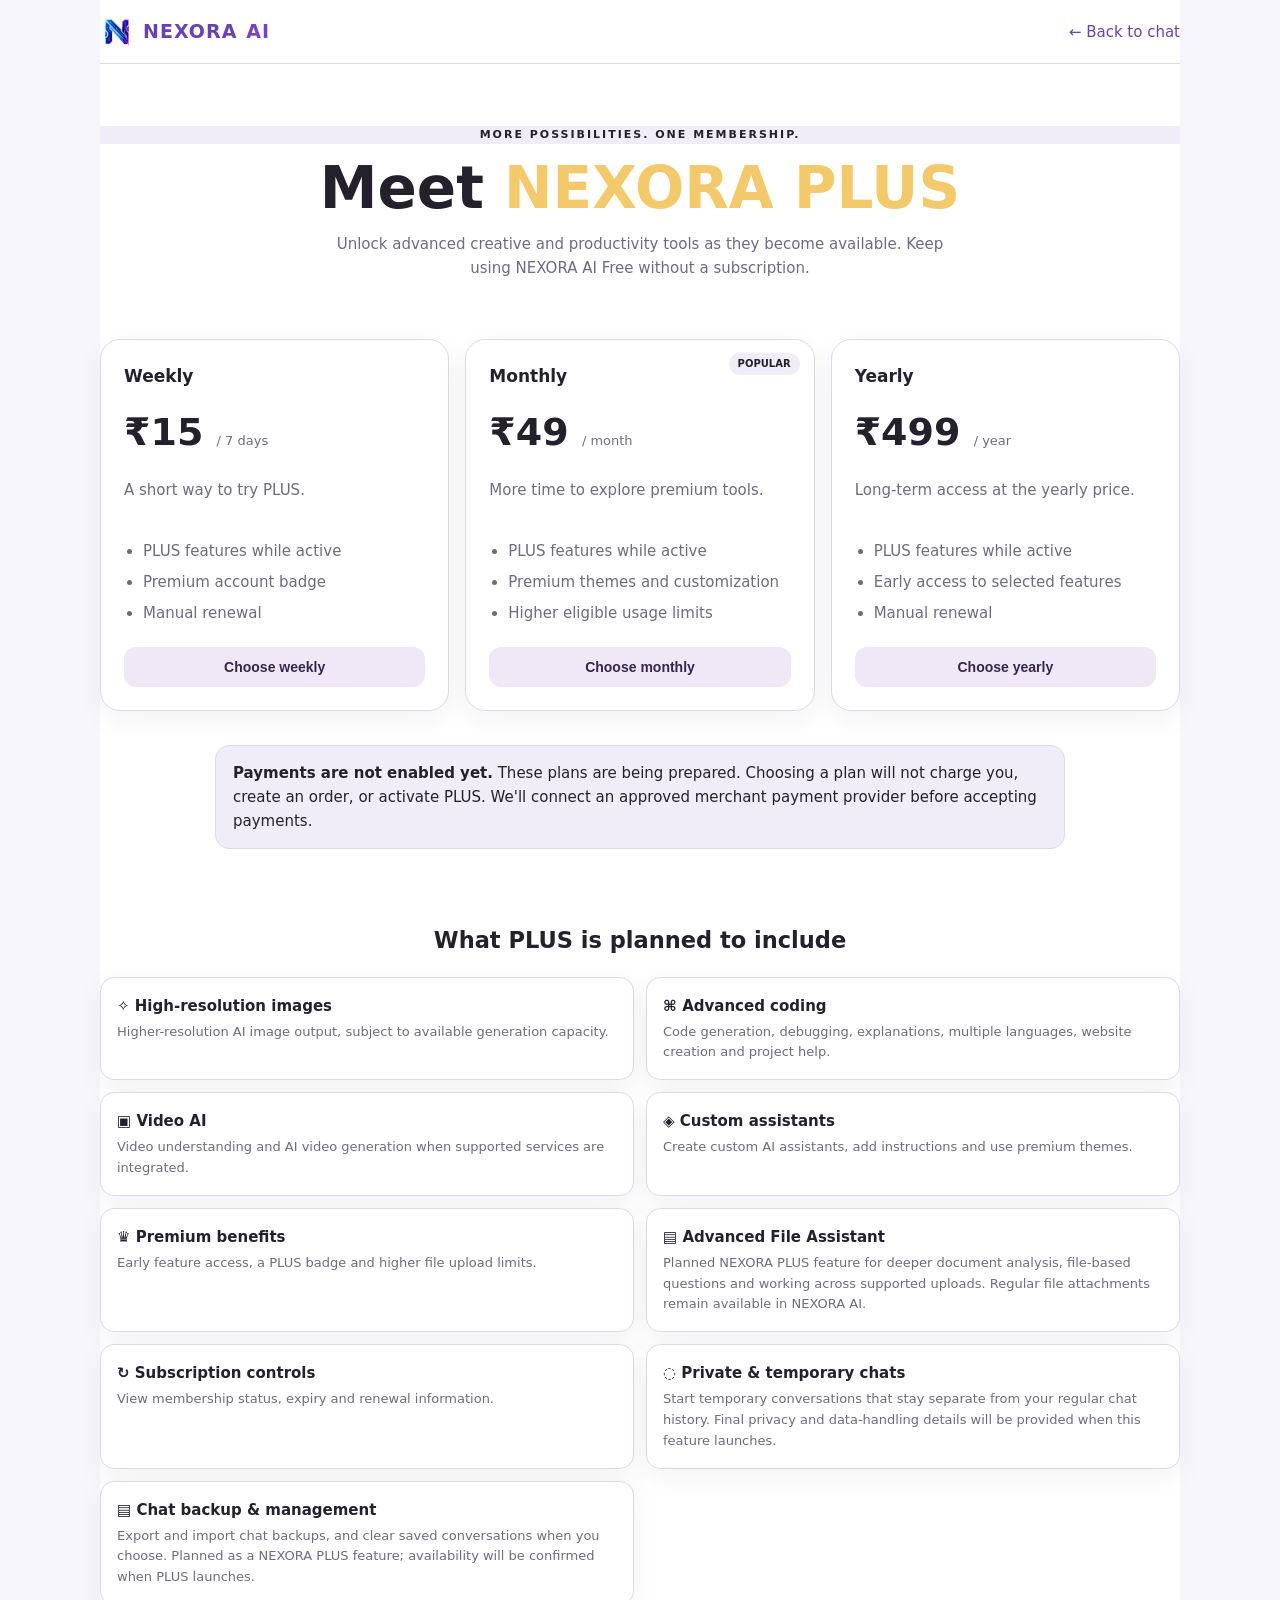
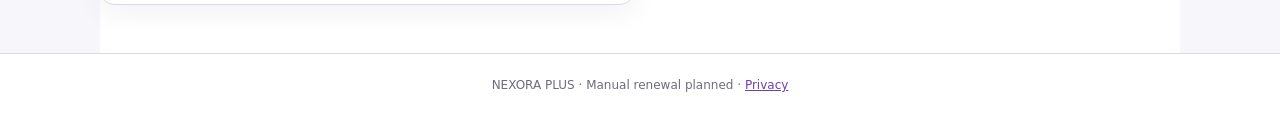
<file: plus.html>
<!doctype html>
<html lang="en">
<head>
<meta charset="utf-8">
<meta name="viewport" content="width=device-width,initial-scale=1">
<meta name="theme-color" content="#171717">
<title>NEXORA PLUS — Plans & Benefits</title>
<meta name="description" content="Explore NEXORA PLUS plans, advanced AI tools and membership benefits.">
<link rel="canonical" href="https://gen-aplha.github.io/Nexora-AI/plus.html">
<style>
:root{color-scheme:dark;--bg:#171717;--panel:#222;--panel2:#2c2c2c;--text:#f5f5f5;--muted:#aaa;--line:#414141;--accent:#a78bfa;--gold:#f4c96b}
*{box-sizing:border-box}body{margin:0;background:radial-gradient(ellipse at 50% -15%,#38275f 0,transparent 48%),var(--bg);color:var(--text);font:15px/1.6 Inter,system-ui,-apple-system,Segoe UI,sans-serif}
a{color:inherit}.wrap{width:min(1080px,calc(100% - 32px));margin:auto}.top{height:64px;display:flex;align-items:center;justify-content:space-between;border-bottom:1px solid var(--line)}.brand{display:flex;align-items:center;gap:9px;text-decoration:none;font-weight:850;letter-spacing:1px;font-size:19px}.brand img{width:34px;height:34px;object-fit:contain}.brand span{color:var(--accent)}.back{color:var(--muted);text-decoration:none}.hero{text-align:center;padding:62px 0 34px}.eyebrow{color:var(--gold);font-weight:750;letter-spacing:2px;font-size:11px}.hero h1{font-size:clamp(34px,7vw,58px);line-height:1.08;margin:13px 0}.hero p{color:var(--muted);max-width:650px;margin:0 auto}.plans{display:grid;grid-template-columns:repeat(3,1fr);gap:16px;padding:25px 0 34px}.plan{position:relative;border:1px solid var(--line);background:linear-gradient(160deg,#292638,#202020 65%);border-radius:20px;padding:23px;display:flex;flex-direction:column;min-height:320px}.plan.featured{border-color:#9875f5;box-shadow:0 0 0 1px #9875f533}.tag{position:absolute;top:13px;right:14px;color:#20172f;background:#c7adff;border-radius:20px;padding:3px 9px;font-size:10px;font-weight:800}.plan h2{font-size:17px;margin:0}.price{font-size:38px;font-weight:850;margin:12px 0 0}.price small{font-size:13px;color:var(--muted);font-weight:500}.muted{color:var(--muted)}.plan ul{padding-left:19px;color:#ddd;flex:1}.plan li{margin:7px 0}.choose{border:0;border-radius:12px;padding:12px 15px;background:#eee;color:#171717;font-weight:800;font-size:14px;cursor:pointer}.featured .choose{background:linear-gradient(100deg,#bca2ff,#e0baff)}.choose:focus-visible,a:focus-visible{outline:3px solid #c7adff;outline-offset:3px}.notice{border:1px solid #65552e;background:#302919;color:#f3dfaa;border-radius:14px;padding:15px 17px;margin:0 auto 42px;max-width:850px}.section{padding:12px 0 48px}.section h2{text-align:center}.features{display:grid;grid-template-columns:repeat(2,1fr);gap:12px}.feature{background:var(--panel);border:1px solid var(--line);border-radius:14px;padding:16px}.feature b{display:block;margin-bottom:4px}.feature p{margin:0;color:var(--muted);font-size:13px}.foot{text-align:center;border-top:1px solid var(--line);padding:22px 0 32px;color:var(--muted);font-size:12px}.modal{display:none;position:fixed;inset:0;background:#000b;z-index:5;align-items:center;justify-content:center;padding:18px}.modal.show{display:flex}.dialog{width:min(440px,100%);background:#242424;border:1px solid #555;border-radius:18px;padding:23px}.dialog h2{margin-top:0}.dialog p{color:#bbb}.close{float:right;background:#333;border:1px solid #555;color:white;border-radius:8px;padding:6px 10px}
@media(max-width:760px){.plans{grid-template-columns:1fr;max-width:480px;margin:auto}.plan{min-height:0}.features{grid-template-columns:1fr}.hero{padding-top:45px}}
</style>
<script src="theme.js?v=20261110-logo2"></script>
<link rel="stylesheet" href="theme.css?v=20261111-globalfix3">
  <!-- NEXORA AI official light-theme favicon -->
  <!-- NEXORA AI official light-theme favicon -->
  <link rel="icon" type="image/png" sizes="512x512" href="/Nexora-AI/nexora-logo-light.png?v=20261127">
  <link rel="icon" type="image/svg+xml" href="/Nexora-AI/nexora-logo-light.svg?v=20261127">
  <link rel="apple-touch-icon" href="/Nexora-AI/nexora-logo-light.png?v=20261127">
</head>
<body>
<header class="top wrap"><a class="brand" href="index.html"><img src="nexora-logo.svg?v=20261110" alt="NEXORA AI logo">NEXORA <span>AI</span></a><a class="back" href="chat.html">← Back to chat</a></header>
<main class="wrap">
<section class="hero"><div class="eyebrow">MORE POSSIBILITIES. ONE MEMBERSHIP.</div><h1>Meet <span style="color:var(--gold)">NEXORA PLUS</span></h1><p>Unlock advanced creative and productivity tools as they become available. Keep using NEXORA AI Free without a subscription.</p></section>
<section class="plans" aria-label="NEXORA PLUS plans">
<article class="plan"><h2>Weekly</h2><div class="price">₹15 <small>/ 7 days</small></div><p class="muted">A short way to try PLUS.</p><ul><li>PLUS features while active</li><li>Premium account badge</li><li>Manual renewal</li></ul><button class="choose" data-plan="Weekly — ₹15">Choose weekly</button></article>
<article class="plan featured"><span class="tag">POPULAR</span><h2>Monthly</h2><div class="price">₹49 <small>/ month</small></div><p class="muted">More time to explore premium tools.</p><ul><li>PLUS features while active</li><li>Premium themes and customization</li><li>Higher eligible usage limits</li></ul><button class="choose" data-plan="Monthly — ₹49">Choose monthly</button></article>
<article class="plan"><h2>Yearly</h2><div class="price">₹499 <small>/ year</small></div><p class="muted">Long-term access at the yearly price.</p><ul><li>PLUS features while active</li><li>Early access to selected features</li><li>Manual renewal</li></ul><button class="choose" data-plan="Yearly — ₹499">Choose yearly</button></article>
</section>
<div class="notice"><b>Payments are not enabled yet.</b> These plans are being prepared. Choosing a plan will not charge you, create an order, or activate PLUS. We'll connect an approved merchant payment provider before accepting payments.</div>
<section class="section"><h2>What PLUS is planned to include</h2><div class="features">
<div class="feature"><b>✧ High-resolution images</b><p>Higher-resolution AI image output, subject to available generation capacity.</p></div>
<div class="feature"><b>⌘ Advanced coding</b><p>Code generation, debugging, explanations, multiple languages, website creation and project help.</p></div>
<div class="feature"><b>▣ Video AI</b><p>Video understanding and AI video generation when supported services are integrated.</p></div>
<div class="feature"><b>◈ Custom assistants</b><p>Create custom AI assistants, add instructions and use premium themes.</p></div>
<div class="feature"><b>♛ Premium benefits</b><p>Early feature access, a PLUS badge and higher file upload limits.</p></div>
<div class="feature"><b>▤ Advanced File Assistant</b><p>Planned NEXORA PLUS feature for deeper document analysis, file-based questions and working across supported uploads. Regular file attachments remain available in NEXORA AI.</p></div>
<div class="feature"><b>↻ Subscription controls</b><p>View membership status, expiry and renewal information.</p></div>
<div class="feature"><b>◌ Private &amp; temporary chats</b><p>Start temporary conversations that stay separate from your regular chat history. Final privacy and data-handling details will be provided when this feature launches.</p></div>
 <div class="feature"><b>▤ Chat backup &amp; management</b><p>Export and import chat backups, and clear saved conversations when you choose. Planned as a NEXORA PLUS feature; availability will be confirmed when PLUS launches.</p></div>
</div></section>
</main>
<footer class="foot">NEXORA PLUS · Manual renewal planned · <a href="privacy.html">Privacy</a></footer>
<div class="modal" id="modal" role="dialog" aria-modal="true" aria-labelledby="dialogTitle"><div class="dialog"><button class="close" id="close" type="button">Close</button><h2 id="dialogTitle">Plan not available yet</h2><p id="dialogText">Payments are not connected yet. No payment has been requested and your account has not been upgraded.</p><p class="muted">Please check back after the official payment system is ready.</p></div></div>
<script>
const modal=document.getElementById('modal');
document.querySelectorAll('[data-plan]').forEach(button=>button.addEventListener('click',()=>{
 document.getElementById('dialogTitle').textContent=button.dataset.plan+' — coming soon';
 modal.classList.add('show');
}));
document.getElementById('close').addEventListener('click',()=>modal.classList.remove('show'));
modal.addEventListener('click',e=>{if(e.target===modal)modal.classList.remove('show')});
document.addEventListener('keydown',e=>{if(e.key==='Escape')modal.classList.remove('show')});
</script>
</body>
</html>
</file>
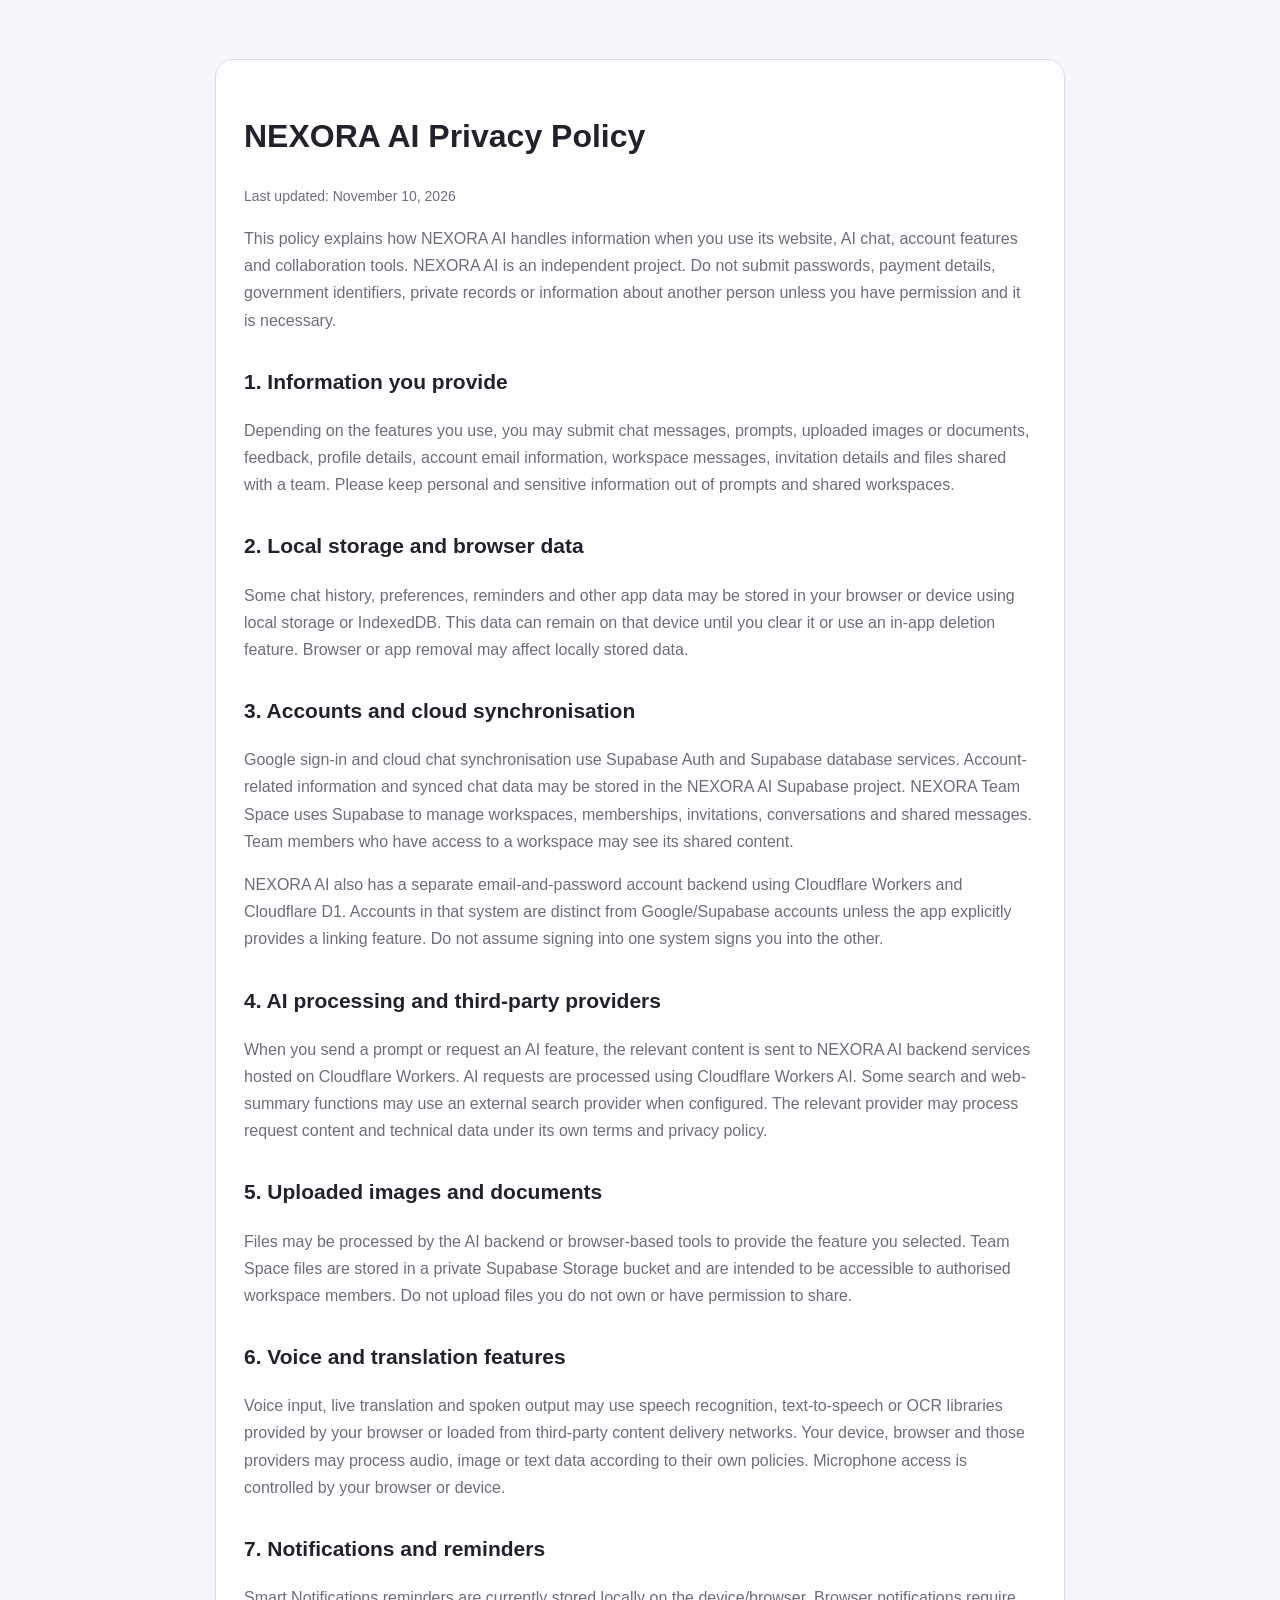
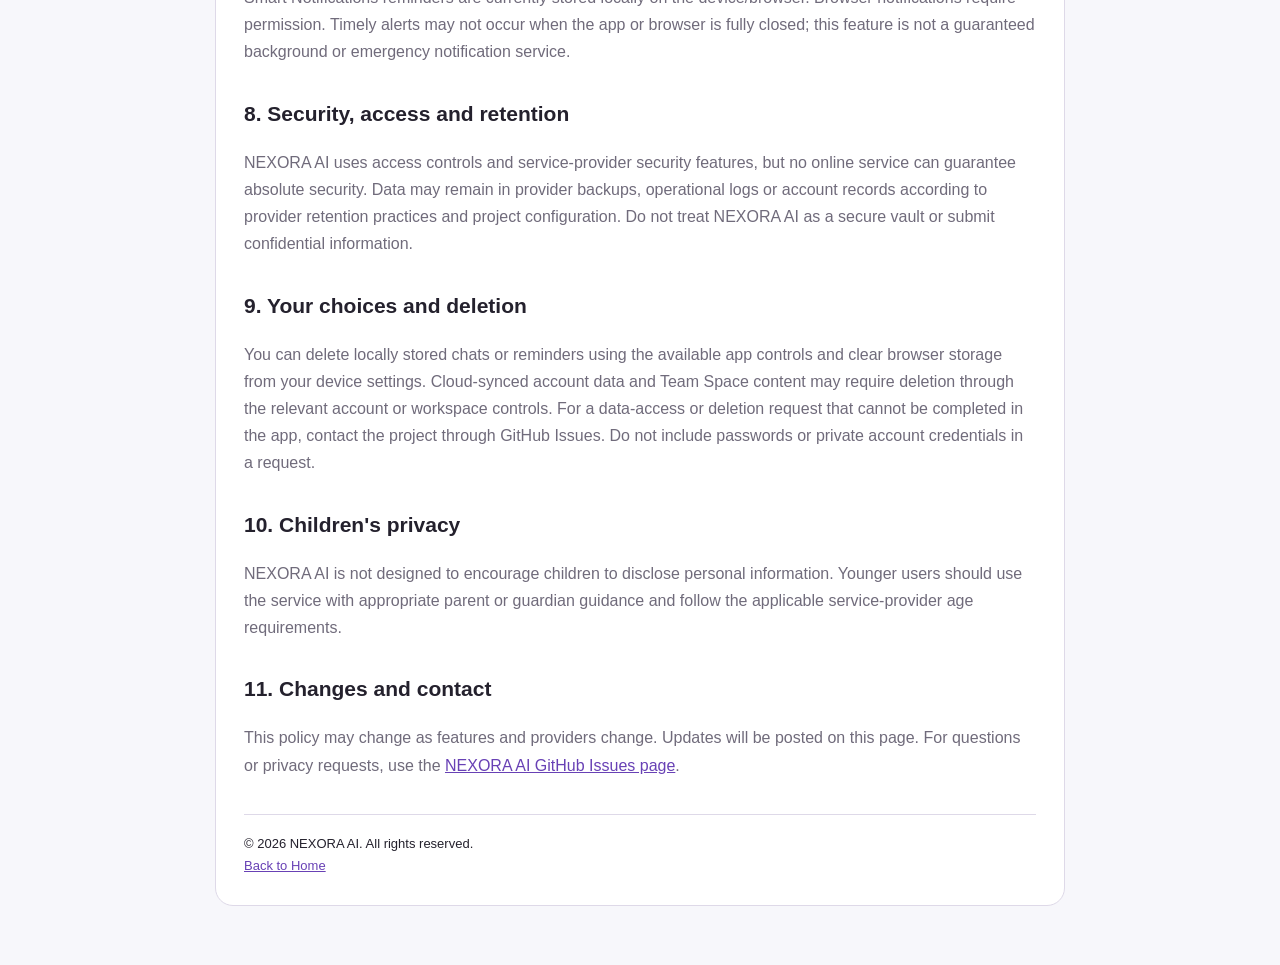
<file: privacy.html>
<!DOCTYPE html>
<html lang="en">
<head>
  <meta charset="UTF-8">
  <meta name="viewport" content="width=device-width, initial-scale=1.0">
  <meta name="theme-color" content="#101225">
  <meta name="description" content="Read the NEXORA AI Privacy Policy to understand how information is handled when using our website and AI assistant.">
  <title>Privacy Policy - NEXORA AI</title>
  <meta name="robots" content="index,follow">
  <meta property="og:type" content="website">
  <meta property="og:site_name" content="NEXORA AI">
  <meta property="og:url" content="https://gen-aplha.github.io/Nexora-AI/privacy.html">
  <meta property="og:title" content="NEXORA AI Privacy Policy">
  <meta property="og:description" content="Learn how NEXORA AI handles chat content, accounts, cloud sync, uploads and third-party services.">
  <meta property="og:image" content="https://gen-aplha.github.io/Nexora-AI/social-preview.jpg">
  <link rel="canonical" href="https://gen-aplha.github.io/Nexora-AI/privacy.html">
  <style>
    * { box-sizing: border-box; }
    body {
      margin: 0;
      padding: 24px;
      background: #101225;
      color: #f5f6ff;
      font-family: Arial, sans-serif;
      line-height: 1.7;
    }
    main {
      max-width: 850px;
      margin: 35px auto;
      padding: 28px;
      background: #171a30;
      border: 1px solid #303653;
      border-radius: 18px;
    }
    h1, h2 { color: #a99aff; }
    h1 { font-size: 32px; }
    h2 { margin-top: 30px; font-size: 21px; }
    p, li { color: #d4d7eb; }
    a { color: #8bc8ff; }
    .updated { color: #a6a9c0; font-size: 14px; }
    footer {
      margin-top: 35px;
      padding-top: 18px;
      border-top: 1px solid #303653;
      color: #a6a9c0;
      font-size: 13px;
    }
  </style>
<script src="theme.js?v=20261110-logo2"></script>
<link rel="stylesheet" href="theme.css?v=20261111-globalfix3">
  <!-- NEXORA AI official light-theme favicon -->
  <!-- NEXORA AI official light-theme favicon -->
  <link rel="icon" type="image/png" sizes="512x512" href="/Nexora-AI/nexora-logo-light.png?v=20261127">
  <link rel="icon" type="image/svg+xml" href="/Nexora-AI/nexora-logo-light.svg?v=20261127">
  <link rel="apple-touch-icon" href="/Nexora-AI/nexora-logo-light.png?v=20261127">
</head>
<body>
<main>
  <h1>NEXORA AI Privacy Policy</h1>
  <p class="updated">Last updated: November 10, 2026</p>
  <p>This policy explains how NEXORA AI handles information when you use its website, AI chat, account features and collaboration tools. NEXORA AI is an independent project. Do not submit passwords, payment details, government identifiers, private records or information about another person unless you have permission and it is necessary.</p>

  <h2>1. Information you provide</h2>
  <p>Depending on the features you use, you may submit chat messages, prompts, uploaded images or documents, feedback, profile details, account email information, workspace messages, invitation details and files shared with a team. Please keep personal and sensitive information out of prompts and shared workspaces.</p>

  <h2>2. Local storage and browser data</h2>
  <p>Some chat history, preferences, reminders and other app data may be stored in your browser or device using local storage or IndexedDB. This data can remain on that device until you clear it or use an in-app deletion feature. Browser or app removal may affect locally stored data.</p>

  <h2>3. Accounts and cloud synchronisation</h2>
  <p>Google sign-in and cloud chat synchronisation use Supabase Auth and Supabase database services. Account-related information and synced chat data may be stored in the NEXORA AI Supabase project. NEXORA Team Space uses Supabase to manage workspaces, memberships, invitations, conversations and shared messages. Team members who have access to a workspace may see its shared content.</p>
  <p>NEXORA AI also has a separate email-and-password account backend using Cloudflare Workers and Cloudflare D1. Accounts in that system are distinct from Google/Supabase accounts unless the app explicitly provides a linking feature. Do not assume signing into one system signs you into the other.</p>

  <h2>4. AI processing and third-party providers</h2>
  <p>When you send a prompt or request an AI feature, the relevant content is sent to NEXORA AI backend services hosted on Cloudflare Workers. AI requests are processed using Cloudflare Workers AI. Some search and web-summary functions may use an external search provider when configured. The relevant provider may process request content and technical data under its own terms and privacy policy.</p>

  <h2>5. Uploaded images and documents</h2>
  <p>Files may be processed by the AI backend or browser-based tools to provide the feature you selected. Team Space files are stored in a private Supabase Storage bucket and are intended to be accessible to authorised workspace members. Do not upload files you do not own or have permission to share.</p>

  <h2>6. Voice and translation features</h2>
  <p>Voice input, live translation and spoken output may use speech recognition, text-to-speech or OCR libraries provided by your browser or loaded from third-party content delivery networks. Your device, browser and those providers may process audio, image or text data according to their own policies. Microphone access is controlled by your browser or device.</p>

  <h2>7. Notifications and reminders</h2>
  <p>Smart Notifications reminders are currently stored locally on the device/browser. Browser notifications require permission. Timely alerts may not occur when the app or browser is fully closed; this feature is not a guaranteed background or emergency notification service.</p>

  <h2>8. Security, access and retention</h2>
  <p>NEXORA AI uses access controls and service-provider security features, but no online service can guarantee absolute security. Data may remain in provider backups, operational logs or account records according to provider retention practices and project configuration. Do not treat NEXORA AI as a secure vault or submit confidential information.</p>

  <h2>9. Your choices and deletion</h2>
  <p>You can delete locally stored chats or reminders using the available app controls and clear browser storage from your device settings. Cloud-synced account data and Team Space content may require deletion through the relevant account or workspace controls. For a data-access or deletion request that cannot be completed in the app, contact the project through GitHub Issues. Do not include passwords or private account credentials in a request.</p>

  <h2>10. Children's privacy</h2>
  <p>NEXORA AI is not designed to encourage children to disclose personal information. Younger users should use the service with appropriate parent or guardian guidance and follow the applicable service-provider age requirements.</p>

  <h2>11. Changes and contact</h2>
  <p>This policy may change as features and providers change. Updates will be posted on this page. For questions or privacy requests, use the <a href="https://github.com/gen-aplha/Nexora-AI/issues">NEXORA AI GitHub Issues page</a>.</p>
  <footer>© 2026 NEXORA AI. All rights reserved.<br><a href="index.html">Back to Home</a></footer>
</main>
</body>
    </html>
</file>
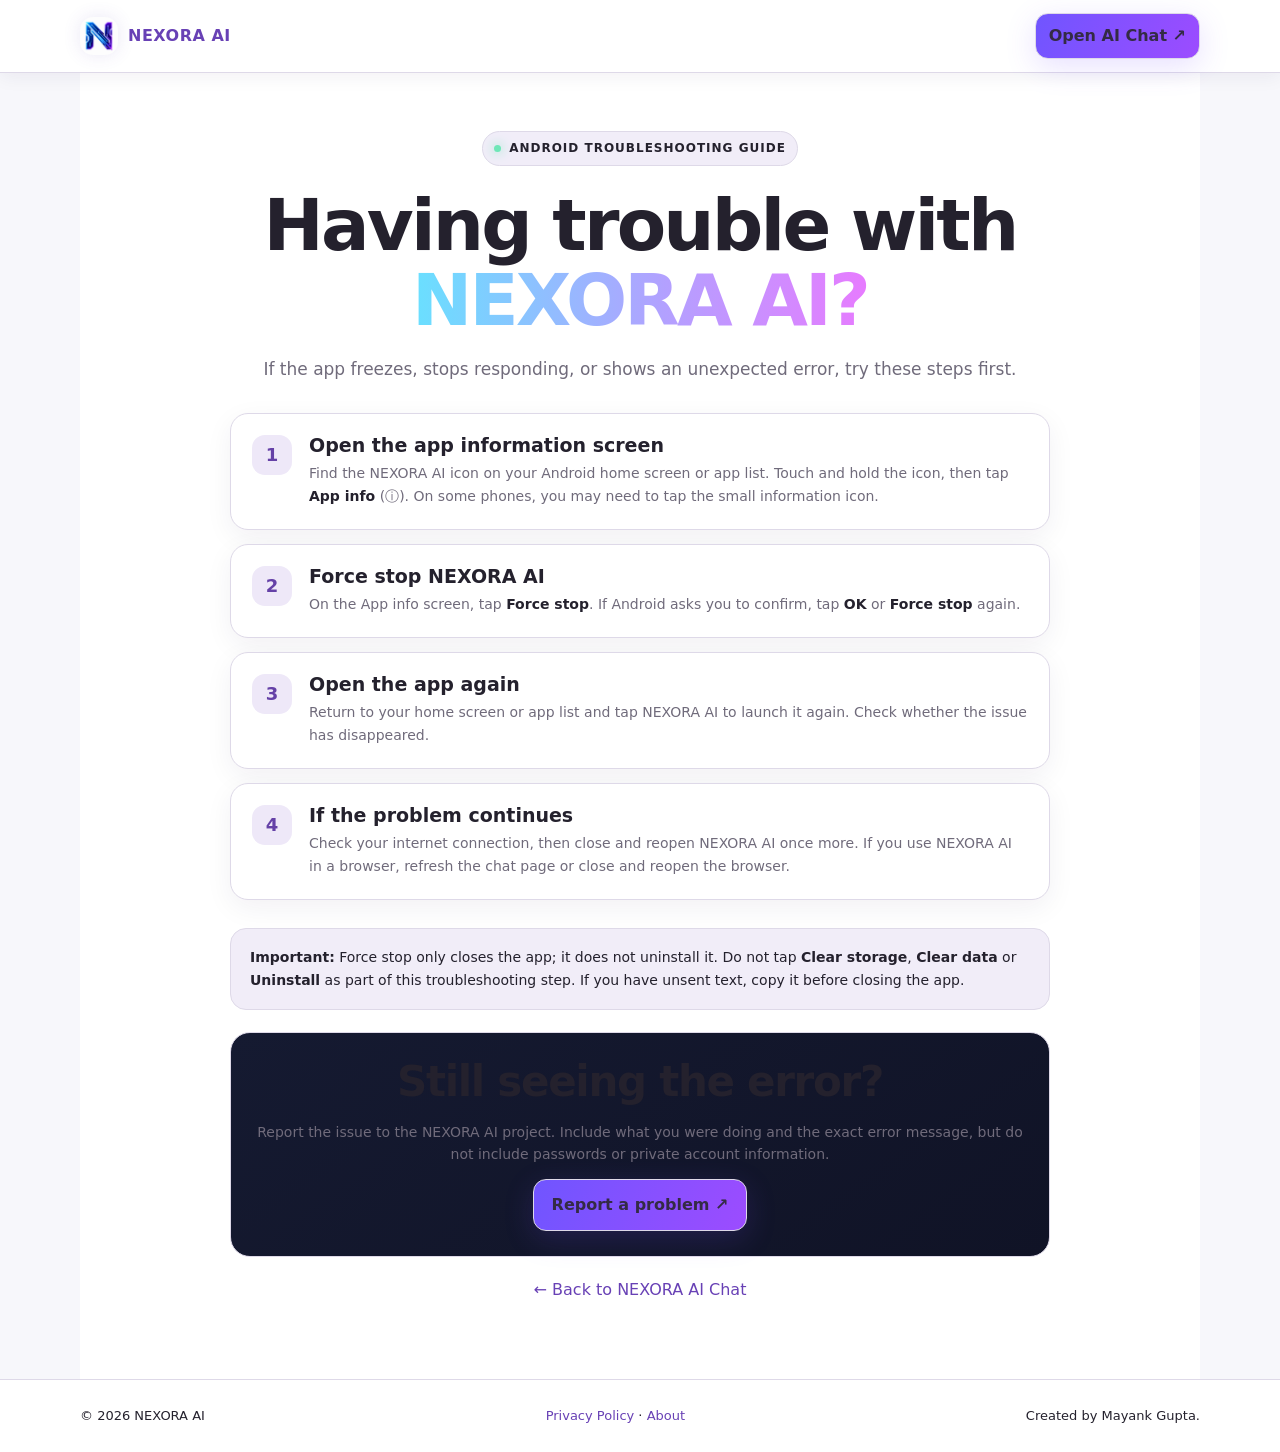
<file: troubleshooting.html>
<!doctype html>
<html lang="en">
<head>
  <meta charset="utf-8">
  <meta name="viewport" content="width=device-width, initial-scale=1">
  <meta name="theme-color" content="#0b0d1b">
  <title>Fix an issue with NEXORA AI</title>
  <meta name="description" content="Troubleshooting tips for NEXORA AI on Android. Learn how to force stop and reopen the app when it freezes or shows an error.">
  <link rel="canonical" href="https://gen-aplha.github.io/Nexora-AI/troubleshooting.html">
  <meta property="og:type" content="website">
  <meta property="og:site_name" content="NEXORA AI">
  <meta property="og:url" content="https://gen-aplha.github.io/Nexora-AI/troubleshooting.html">
  <meta property="og:title" content="NEXORA AI Troubleshooting">
  <meta property="og:description" content="Step-by-step help for common NEXORA AI issues on Android and in your browser.">
  <meta property="og:image" content="https://gen-aplha.github.io/Nexora-AI/social-preview.jpg">
  <link rel="stylesheet" href="site.css">
  <style>
    .help-wrap{max-width:820px;margin:0 auto;padding:58px 0 76px}
    .help-intro{text-align:center;margin-bottom:30px}
    .help-intro p{color:var(--muted);font-size:17px}
    .steps{display:grid;gap:14px;margin:28px 0}
    .step{display:flex;gap:17px;align-items:flex-start;padding:21px;border:1px solid #292f52;border-radius:18px;background:linear-gradient(145deg,#151a31,#101326)}
    .stepnum{flex:0 0 40px;height:40px;display:grid;place-items:center;border-radius:13px;background:#29214d;color:#d8ceff;font-weight:850;font-size:18px}
    .step h2{font-size:19px;letter-spacing:0;margin:0 0 5px}
    .step p{color:var(--muted);margin:0;font-size:14px;line-height:1.65}
    .notice{margin:22px 0;padding:17px 19px;border:1px solid #51427b;border-radius:16px;background:#17152a;color:var(--muted);font-size:14px;line-height:1.65}
    .help-actions{text-align:center;padding:25px;border:1px solid #292f52;border-radius:20px;background:linear-gradient(145deg,#151a31,#101326)}
    .help-actions p{color:var(--muted);font-size:14px}
    .backlink{display:inline-block;margin-top:20px;color:#c9c0ff}
    @media(max-width:600px){.help-wrap{padding:42px 0 58px}.step{padding:17px}.stepnum{flex-basis:36px;height:36px}}
  </style>
<script src="theme.js?v=20261110-logo2"></script>
<link rel="stylesheet" href="theme.css?v=20261111-globalfix3">
  <!-- NEXORA AI official light-theme favicon -->
  <link rel="icon" type="image/png" sizes="512x512" href="/Nexora-AI/nexora-logo-light.png?v=20261127">
  <link rel="icon" type="image/svg+xml" href="/Nexora-AI/nexora-logo-light.svg?v=20261127">
  <link rel="apple-touch-icon" href="/Nexora-AI/nexora-logo-light.png?v=20261127">
</head>
<body>
<header class="nav">
  <div class="wrap navin">
    <a class="brand" href="index.html" aria-label="NEXORA AI home">
      <img class="mark" src="nexora-logo.svg?v=20261110" alt="NEXORA AI logo" style="object-fit:cover;background:#030313;box-shadow:0 0 24px #2f7bff66"><span>NEXORA AI</span>
    </a>
    <a class="btn small" href="chat.html">Open AI Chat ↗</a>
  </div>
</header>
<main class="wrap">
  <div class="help-wrap">
    <div class="help-intro">
      <span class="eyebrow">Android troubleshooting guide</span>
      <h1>Having trouble with <span class="gradient">NEXORA AI?</span></h1>
      <p>If the app freezes, stops responding, or shows an unexpected error, try these steps first.</p>
    </div>

    <div class="steps">
      <section class="step">
        <div class="stepnum">1</div>
        <div><h2>Open the app information screen</h2><p>Find the NEXORA AI icon on your Android home screen or app list. Touch and hold the icon, then tap <strong>App info</strong> (ⓘ). On some phones, you may need to tap the small information icon.</p></div>
      </section>
      <section class="step">
        <div class="stepnum">2</div>
        <div><h2>Force stop NEXORA AI</h2><p>On the App info screen, tap <strong>Force stop</strong>. If Android asks you to confirm, tap <strong>OK</strong> or <strong>Force stop</strong> again.</p></div>
      </section>
      <section class="step">
        <div class="stepnum">3</div>
        <div><h2>Open the app again</h2><p>Return to your home screen or app list and tap NEXORA AI to launch it again. Check whether the issue has disappeared.</p></div>
      </section>
      <section class="step">
        <div class="stepnum">4</div>
        <div><h2>If the problem continues</h2><p>Check your internet connection, then close and reopen NEXORA AI once more. If you use NEXORA AI in a browser, refresh the chat page or close and reopen the browser.</p></div>
      </section>
    </div>

    <div class="notice"><strong>Important:</strong> Force stop only closes the app; it does not uninstall it. Do not tap <strong>Clear storage</strong>, <strong>Clear data</strong> or <strong>Uninstall</strong> as part of this troubleshooting step. If you have unsent text, copy it before closing the app.</div>

    <section class="help-actions">
      <h2>Still seeing the error?</h2>
      <p>Report the issue to the NEXORA AI project. Include what you were doing and the exact error message, but do not include passwords or private account information.</p>
      <a class="btn" href="mailto:nexora.ai.by.mrg@gmail.com?subject=NEXORA%20AI%20Problem%20Report&body=Hello%20NEXORA%20AI%20Team%2C%0A%0AI%20am%20reporting%20a%20problem.%0A%0AWhat%20happened%3A%0A%0ASteps%20to%20reproduce%3A%0A%0ADevice%20and%20browser%2Fapp%3A%0A%0AError%20message%3A%0A">Report a problem ↗</a>
    </section>
    <div style="text-align:center"><a class="backlink" href="chat.html">← Back to NEXORA AI Chat</a></div>
  </div>
</main>
<footer class="footer"><div class="wrap footin"><span>© <span id="year"></span> NEXORA AI</span><span><a href="privacy.html">Privacy Policy</a> · <a href="about.html">About</a></span><span>Created by Mayank Gupta.</span></div></footer>
<script>document.getElementById("year").textContent=new Date().getFullYear();</script>
</body>
</html>
</file>
<file: site.css>
:root{--bg:#0b0d1b;--panel:#13172b;--panel2:#191e38;--line:#2b3155;--text:#f4f5ff;--muted:#a8afcf;--cyan:#69e0ff;--purple:#9b7bff;--pink:#e77bff;--green:#6ee7b7}*{box-sizing:border-box}html{scroll-behavior:smooth;max-width:100%;overflow-x:clip}body{margin:0;max-width:100%;overflow-x:clip;background:radial-gradient(ellipse at 75% 0%,#24204c 0,transparent 38%),var(--bg);color:var(--text);font:16px/1.6 system-ui,-apple-system,Segoe UI,Roboto,sans-serif}a{color:inherit;text-decoration:none}.wrap{width:min(1120px,92%);margin:auto}.nav{position:sticky;top:0;z-index:5;background:#0b0d1beF;backdrop-filter:blur(16px);border-bottom:1px solid #252a48}.navin{min-height:72px;display:flex;align-items:center;justify-content:space-between;gap:20px}.brand{display:flex;align-items:center;gap:10px;font-weight:850;letter-spacing:.5px}.mark{display:grid;place-items:center;width:38px;height:38px;border-radius:13px;background:linear-gradient(135deg,#6ee7ff,#8c64ff 58%,#e77bff);color:#0b0d1b;font-weight:950;font-size:23px;box-shadow:0 0 24px #886aff50}.links{display:flex;gap:22px;align-items:center;color:var(--muted);font-size:14px}.links a:hover,.links a.active{color:white}.btn{display:inline-flex;align-items:center;justify-content:center;gap:9px;padding:12px 18px;border-radius:13px;border:1px solid #8d79ff80;background:linear-gradient(115deg,#7055ff,#9c4cff);color:#fff;font-weight:750;box-shadow:0 8px 30px #784dff2b;cursor:pointer}.btn.secondary{background:#171b33;border-color:#34395f;box-shadow:none}.btn.small{padding:9px 13px}.hero{padding:82px 0 70px;display:grid;grid-template-columns:1.1fr .9fr;gap:50px;align-items:center}.eyebrow{display:inline-flex;align-items:center;gap:8px;padding:7px 11px;border:1px solid #46416f;border-radius:99px;background:#18172f;color:#cfc5ff;font-size:12px;font-weight:750;letter-spacing:1px;text-transform:uppercase}.eyebrow:before{content:'';width:7px;height:7px;border-radius:50%;background:var(--green);box-shadow:0 0 12px var(--green)}h1{font-size:clamp(42px,6vw,72px);line-height:1.04;letter-spacing:-2.8px;margin:22px 0 18px}h2{font-size:clamp(28px,4vw,42px);letter-spacing:-1.3px;line-height:1.15;margin:0 0 14px}.gradient{background:linear-gradient(90deg,var(--cyan),#b2a1ff 55%,var(--pink));-webkit-background-clip:text;background-clip:text;color:transparent}.lead{font-size:18px;color:var(--muted);max-width:620px}.actions{display:flex;gap:12px;flex-wrap:wrap;margin:28px 0 20px}.fine{font-size:12px;color:#8991b4}.preview{position:relative;border:1px solid #34375f;border-radius:26px;padding:18px;background:linear-gradient(150deg,#1b2040,#101326);box-shadow:0 25px 90px #0008;transform:rotate(1deg)}.previewtop{display:flex;align-items:center;gap:10px;border-bottom:1px solid #2b3155;padding:4px 2px 15px}.lights{display:flex;gap:5px}.lights i{width:8px;height:8px;border-radius:50%;background:#9b7bff}.lights i:nth-child(2){background:#69e0ff}.lights i:nth-child(3){background:#6ee7b7}.previewtop span{font-size:13px;font-weight:800}.chatbox{padding:25px 4px 8px}.bubble{padding:13px 15px;border-radius:16px;margin:10px 0;font-size:14px}.bubble.ai{background:#1d2342;border:1px solid #30375d;margin-right:18px}.bubble.user{background:linear-gradient(120deg,#5d49d8,#8448d1);margin-left:45px}.fakeinput{margin-top:22px;border:1px solid #34395f;border-radius:14px;padding:12px;color:#8088ad;font-size:13px}.section{padding:72px 0}.sectionhead{text-align:center;max-width:690px;margin:0 auto 35px}.sectionhead p,.muted{color:var(--muted)}.grid{display:grid;grid-template-columns:repeat(3,1fr);gap:16px}.card{padding:23px;border:1px solid #292f52;border-radius:20px;background:linear-gradient(145deg,#151a31,#101326)}.ico{width:43px;height:43px;display:grid;place-items:center;border-radius:14px;background:#27214b;color:#c7b8ff;font-size:21px;margin-bottom:17px}.card h3{margin:0 0 7px;font-size:18px}.card p{margin:0;color:var(--muted);font-size:14px}.band{padding:32px;border:1px solid #38305f;border-radius:25px;background:radial-gradient(ellipse at 90% 0%,#3b2865,transparent 50%),#15162c;display:flex;align-items:center;justify-content:space-between;gap:24px}.band p{margin:8px 0 0;color:var(--muted)}.footer{border-top:1px solid #252a48;padding:26px 0;color:var(--muted);font-size:13px}.footin{display:flex;justify-content:space-between;gap:15px;flex-wrap:wrap}.pagehead{padding:70px 0 35px;max-width:780px}.pagehead p{color:var(--muted);font-size:18px}.prose{max-width:800px;padding-bottom:65px}.prose h2{font-size:27px;margin-top:34px}.prose p,.prose li{color:var(--muted)}.notice{border:1px solid #5a4a84;border-radius:14px;padding:14px 16px;background:#211a39;color:#e3dcff;font-size:14px}.download-state{margin-top:12px;color:var(--muted);font-size:13px}@media(max-width:760px){.navin{min-height:65px;flex-wrap:wrap;justify-content:center;gap:6px;padding:10px 0}.brand{font-size:14px;width:100%;justify-content:center}.links{width:100%;justify-content:space-between;gap:8px;font-size:12px}.links .hide-mobile{display:none}.hero{grid-template-columns:1fr;padding:55px 0;gap:28px}.preview{transform:none;min-width:0}.grid{grid-template-columns:1fr}.section{padding:52px 0}.band{align-items:flex-start;flex-direction:column}h1{letter-spacing:-1.6px}.wrap,.hero>div{min-width:0}.actions>*{max-width:100%}}
</file>
<file: theme.css>
:root{color-scheme:light;--nx-bg:#f7f7fb;--nx-panel:#fff;--nx-panel2:#f0edf6;--nx-line:#ded9e8;--nx-text:#24212d;--nx-muted:#706b7b;--nx-accent:#7541c8}
html[data-theme="light"],body[data-theme="light"]{color-scheme:light}
html[data-theme="dark"],body[data-theme="dark"]{color-scheme:dark;--nx-bg:#0c0e1d;--nx-panel:#171a2d;--nx-panel2:#20233a;--nx-line:#343852;--nx-text:#f5f6ff;--nx-muted:#a7abc2;--nx-accent:#a78bfa}
body[data-theme="light"]{background-color:var(--nx-bg);color:var(--nx-text)}
body[data-theme="dark"]{background-color:var(--nx-bg);color:var(--nx-text)}
body[data-theme="light"] :is(input,textarea,select){color:var(--nx-text)}
body[data-theme="dark"] :is(input,textarea,select){color:var(--nx-text);background-color:#171a2b;border-color:#3a3d55}
body[data-theme="dark"] :is(header,.top,.nav,.panel,.card,.step,.download-panel,.help-actions,main,.dialog,.modal-content){border-color:var(--nx-line)}
body[data-theme="dark"] :is(.panel,.card,.step,.download-panel,.help-actions,main,.dialog){background-color:var(--nx-panel);color:var(--nx-text)}
body[data-theme="dark"] :is(p,li,.muted,.hint,.status,.updated,.footer,.foot){color:var(--nx-muted)}
body[data-theme="dark"] a{color:#c5b5fd}
body[data-theme="light"] :is(.panel,.card,.step,.download-panel,.help-actions){background-color:#fff;color:#24212d;border-color:#ded9e8}
body[data-theme="light"] :is(input,textarea,select){background-color:#fff;border-color:#ded9e8;color:#24212d}
body[data-theme="light"] :is(p,li,.muted,.hint,.status,.updated){color:#706b7b}
/* Mind Map and Team Space page palettes */
body[data-theme="dark"] .builder{background:linear-gradient(145deg,#19132b,#110e1d);border-color:#33294e;color:#f5f1ff}
body[data-theme="dark"] .tab,body[data-theme="dark"] .secondary,body[data-theme="dark"] .action{background:#1d1830;color:#f5f1ff;border-color:#33294e}
body[data-theme="dark"] textarea,body[data-theme="dark"] select,body[data-theme="dark"] .field{background:#0d0a17;color:#f5f1ff;border-color:#33294e}
body[data-theme="dark"] .workspace{background:#100d1c;border-color:#33294e}
body[data-theme="dark"] .toolbar{background:#171226;border-color:#33294e}
body[data-theme="dark"] .map-scroll{background:#100d1c}
body[data-theme="dark"] .node rect{fill:#211a35;stroke:#7654a9}
body[data-theme="dark"] .node text{fill:#f7f1ff}
body[data-theme="dark"] .node .hint{fill:#b9a8d6}
body[data-theme="dark"] .edge{stroke:#7654a9}
body[data-theme="dark"] .panel{background:#1b1924;color:#f5f2ff;border-color:#383345}
body[data-theme="dark"] .messages{background:#14121d;border-color:#383345}
body[data-theme="dark"] .msg{background:#242130;color:#f5f2ff;border-color:#383345}
body[data-theme="dark"] .msg.mine{background:#34254d;border-color:#574078}
body[data-theme="dark"] .file{background:#201d2a;border-color:#383345}
body[data-theme="dark"] .auth{background:#1b1924}

html[data-theme="light"]{--bg:#f7f7fb;--panel:#fff;--panel2:#f0edf6;--line:#ded9e8;--text:#24212d;--muted:#706b7b;--accent:#7541c8}
html[data-theme="dark"]{--bg:#0b0914;--panel:#151124;--panel2:#1d1830;--line:#33294e;--text:#f5f1ff;--muted:#aaa0c3;--accent:#9a6bff}
body[data-theme="light"]{background:#f7f7fb;color:#24212d}
body[data-theme="dark"]{background:#0c0e1d;color:#f5f6ff}

/* Dark-mode control fixes: override light-only controls on every page */
body[data-theme="dark"] button,
body[data-theme="dark"] .btn,
body[data-theme="dark"] .secondary,
body[data-theme="dark"] .action,
body[data-theme="dark"] .tab:not(.active),
body[data-theme="dark"] .tool-btn,
body[data-theme="dark"] .suggestion,
body[data-theme="dark"] .nav-btn,
body[data-theme="dark"] .history-tools button,
body[data-theme="dark"] .workspace-item,
body[data-theme="dark"] .conversation-item{
  background-color:#242130;color:#f5f2ff;border-color:#454052;
}
body[data-theme="dark"] .btn.primary,
body[data-theme="dark"] .primary,
body[data-theme="dark"] .tab.active,
body[data-theme="dark"] #new-chat,
body[data-theme="dark"] .new-chat{
  background:linear-gradient(110deg,#7048c9,#9849ca);color:#fff;border-color:#8056ce;
}
body[data-theme="dark"] .field,
body[data-theme="dark"] input,
body[data-theme="dark"] textarea,
body[data-theme="dark"] select,
body[data-theme="dark"] .file,
body[data-theme="dark"] .history-search{
  background-color:#171521!important;color:#f5f2ff!important;border-color:#454052!important;
}
body[data-theme="dark"] input::placeholder,
body[data-theme="dark"] textarea::placeholder{color:#aaa3b8}
body[data-theme="dark"] .tag{background:#19382e;color:#9be5c4;border-color:#326b55}
body[data-theme="dark"] .file-item{background:#201d2a;color:#f5f2ff;border-color:#383345}
body[data-theme="dark"] .messages{background:#14121d;color:#f5f2ff}
body[data-theme="dark"] .empty{color:#aaa3b8}
body[data-theme="dark"] .back{background:#242130;color:#e4d7ff;border-color:#454052}
body[data-theme="dark"] .download-panel,
body[data-theme="dark"] .notice{background:#1b1924;color:#d5cede;border-color:#454052}
body[data-theme="dark"] button:disabled{opacity:.55}

/* Mind Map header: its page-level light palette needs an explicit dark override */
body[data-theme="dark"] header{
  background:#0c0e1d!important;
  color:#f5f1ff;
  border-bottom-color:#343852!important;
  box-shadow:0 2px 14px #0005;
}
body[data-theme="dark"] header .brand{color:#f5f1ff}
body[data-theme="dark"] header .brand span{color:#bd8cff}
body[data-theme="dark"] header .back{
  background:#242130!important;
  color:#e4d7ff!important;
  border-color:#454052!important;
}


/* Keep the chat message field visually integrated with the composer */
body[data-theme="light"] .composer textarea,
body[data-theme="dark"] .composer textarea,
.composer textarea{
  background:transparent!important;
  background-color:transparent!important;
  border:0!important;
  box-shadow:none!important;
  outline:0!important;
}


/* Site-wide theme consistency overrides for public website pages */
html,body{min-height:100%;background:var(--nx-bg)!important;color:var(--nx-text)!important}
body[data-theme="light"]{--page-bg:#f7f7fb;--surface:#fff;--surface-soft:#f0edf6;--surface-text:#24212d;--surface-muted:#706b7b;--surface-border:#ded9e8}
body[data-theme="dark"]{--page-bg:#0c0e1d;--surface:#171a2d;--surface-soft:#20233a;--surface-text:#f5f6ff;--surface-muted:#a7abc2;--surface-border:#343852}
body[data-theme] :is(header,nav,footer,main,section,article,aside,.container,.wrap,.content,.hero,.hero-content,.section,.section-inner,.feature,.feature-card,.feature-item,.plan-card,.pricing-card,.faq-item,.step-card,.download-card,.download-panel,.notice,.panel,.card,.box,.modal,.modal-content,.dialog,.help-card,.troubleshooting-card,.footer,.topbar,.navbar){
 color:var(--surface-text);
 border-color:var(--surface-border);
}
body[data-theme="light"] :is(header,nav,footer,.hero,.section,.feature-card,.feature-item,.plan-card,.pricing-card,.faq-item,.step-card,.download-card,.panel,.card,.box,.modal-content,.dialog,.help-card,.troubleshooting-card){background-color:var(--surface)}
body[data-theme="dark"] :is(header,nav,footer,.hero,.section,.feature-card,.feature-item,.plan-card,.pricing-card,.faq-item,.step-card,.download-card,.panel,.card,.box,.modal-content,.dialog,.help-card,.troubleshooting-card){background-color:var(--surface)!important;color:var(--surface-text)!important;border-color:var(--surface-border)!important}
body[data-theme="dark"] :is(h1,h2,h3,h4,h5,h6,strong,label,legend){color:#f5f6ff}
body[data-theme="light"] :is(h1,h2,h3,h4,h5,h6,strong,label,legend){color:#24212d}
body[data-theme="dark"] :is(p,li,small,.muted,.subtitle,.description,.eyebrow,.footer-text){color:var(--surface-muted)}
body[data-theme="light"] :is(p,li,small,.muted,.subtitle,.description,.eyebrow,.footer-text){color:var(--surface-muted)}
body[data-theme="dark"] :is(input,textarea,select){background:var(--surface-soft)!important;color:var(--surface-text)!important;border-color:var(--surface-border)!important}
body[data-theme="light"] :is(input,textarea,select){background:#fff!important;color:#24212d!important;border-color:#ded9e8!important}
body[data-theme="dark"] :is(button,.btn,.button,.secondary,.tab,.action){background-color:#242130;color:#f5f2ff;border-color:#454052}
body[data-theme="dark"] :is(.btn-primary,.primary,.button-primary,[type="submit"]){background:linear-gradient(110deg,#7048c9,#9849ca)!important;color:#fff!important;border-color:#8056ce!important}
body[data-theme="light"] :is(.btn,.button,.secondary,.tab,.action){color:#24212d}
body[data-theme="dark"] a{color:#c5b5fd}
body[data-theme="light"] a{color:#6841b5}
body[data-theme="dark"] .notice,body[data-theme="dark"] .callout{background:var(--surface-soft)!important;color:var(--surface-text)!important}
body[data-theme="light"] .notice,body[data-theme="light"] .callout{background:var(--surface-soft)!important;color:var(--surface-text)!important}


/* NEXORA theme consistency pass: include page-specific cards and dialogs. */
body[data-theme="light"] :is(main,.container,.wrap,.content,.hero-content,.section-inner,.article,.plan,.feature,.dialog,.modal-content,.account-panel,.account-info-panel,.nexora-panel,.nexora-stat,.nexora-panel-row,.workspace,.builder,.toolbar){
  background-color:var(--surface)!important;
  color:var(--surface-text)!important;
  border-color:var(--surface-border)!important;
}
body[data-theme="light"] :is(.plan,.feature,.dialog,.account-panel,.account-info-panel,.nexora-panel,.nexora-stat,.nexora-panel-row){
  box-shadow:0 8px 28px rgba(35,25,65,.07);
}
body[data-theme="light"] :is(.plan p,.plan li,.feature p,.dialog p,.account-panel p,.account-info-panel p,.nexora-panel-note,.nexora-stat span){
  color:var(--surface-muted)!important;
}
body[data-theme="light"] :is(.plan h1,.plan h2,.plan h3,.feature h1,.feature h2,.feature h3,.dialog h1,.dialog h2,.account-panel h1,.account-panel h2,.account-info-panel h1,.account-info-panel h2){
  color:var(--surface-text)!important;
}
body[data-theme="light"] :is(.plan,.feature,.dialog,.account-panel,.account-info-panel,.nexora-panel,.nexora-stat,.nexora-panel-row){
  background-image:none;
}
body[data-theme="light"] :is(.account-centre-link,.account-centre-link strong){color:var(--surface-text)}
body[data-theme="light"] .account-centre-link:hover{background:var(--surface-soft)}
body[data-theme="light"] .account-centre-icon{background:#f0edf8;color:#6546c8}
body[data-theme="light"] .account-centre-divider{background:var(--surface-border)}
body[data-theme="dark"] :is(.account-panel,.account-info-panel,.nexora-panel,.nexora-stat,.nexora-panel-row,.plan,.feature,.dialog){
  background-color:var(--surface)!important;color:var(--surface-text)!important;border-color:var(--surface-border)!important;
}
body[data-theme="dark"] :is(.account-centre-link,.account-centre-link strong){color:var(--surface-text)}
body[data-theme="dark"] .account-centre-link:hover{background:var(--surface-soft)}
body[data-theme="dark"] .account-centre-icon{background:#29233b;color:#c5b5fd}
body[data-theme="dark"] .account-centre-divider{background:var(--surface-border)}

body[data-theme="light"] .close{background:#f0edf6!important;color:#24212d!important;border-color:#ded9e8!important}
body[data-theme="dark"] .close{background:#29233b!important;color:#f5f1ff!important;border-color:#454052!important}
body[data-theme="light"] .plan .choose{background:#ece8f5;color:#24212d}
body[data-theme="dark"] .plan .choose{background:#2a2440;color:#f5f1ff}


/* NEXORA SITE-WIDE THEME REPAIR — final component layer.
   Use the same saved theme on every public page and override legacy page-local colors. */
html[data-theme="light"]{
  color-scheme:light;
  --bg:#f7f7fb;--panel:#ffffff;--panel2:#f0edf6;--line:#ded9e8;
  --text:#24212d;--muted:#706b7b;--accent:#7541c8;
  --nx-bg:#f7f7fb;--nx-panel:#fff;--nx-panel2:#f0edf6;--nx-line:#ded9e8;
  --nx-text:#24212d;--nx-muted:#706b7b;--nx-accent:#7541c8;
}
html[data-theme="dark"]{
  color-scheme:dark;
  --bg:#0c0e1d;--panel:#171a2d;--panel2:#20233a;--line:#343852;
  --text:#f5f6ff;--muted:#a7abc2;--accent:#a78bfa;
  --nx-bg:#0c0e1d;--nx-panel:#171a2d;--nx-panel2:#20233a;--nx-line:#343852;
  --nx-text:#f5f6ff;--nx-muted:#a7abc2;--nx-accent:#a78bfa;
}
html[data-theme] body{background:var(--nx-bg)!important;color:var(--nx-text)!important}
body[data-theme] :is(h1,h2,h3,h4,h5,h6,strong,label,legend){color:var(--nx-text)}
body[data-theme] :is(p,li,small,.muted,.hint,.status,.updated,.footer,.foot,.fine,.lead,.description,.subtitle){color:var(--nx-muted)}
body[data-theme] :is(input,textarea,select){color:var(--nx-text);border-color:var(--nx-line)}
body[data-theme] :is(button,.btn,.button,.secondary,.tab,.action){border-color:var(--nx-line)}
/* Main marketing website */
body[data-theme="light"] :is(.nav,.navin,.footer,.card,.preview,.band,.eyebrow,.fakeinput,.bubble.ai,.step,.download-panel,.help-actions,.notice,.mission,.tag,.feature,.plan,.dialog,.feature-card,.feature-item,.faq-item,.step-card,.download-card,.help-card,.troubleshooting-card){
  color:#24212d!important;border-color:#ded9e8!important;
}
body[data-theme="light"] .nav{background:rgba(255,255,255,.96)!important;box-shadow:0 4px 18px rgba(35,25,65,.06)}
body[data-theme="light"] .links{color:#625b70}
body[data-theme="light"] .links a:hover,body[data-theme="light"] .links a.active{color:#4e2b91}
body[data-theme="light"] :is(.card,.step,.feature,.feature-card,.feature-item,.faq-item,.step-card,.download-card,.help-card,.troubleshooting-card,.plan,.dialog,.mission){background:#fff!important;box-shadow:0 8px 28px rgba(35,25,65,.06)}
body[data-theme="light"] :is(.preview,.band,.download-panel){background:linear-gradient(145deg,#fff,#f3effa)!important}
body[data-theme="light"] :is(.eyebrow,.fakeinput,.bubble.ai,.notice,.tag){background:#f1edf8!important}
body[data-theme="light"] .bubble.user{color:#fff!important}
body[data-theme="light"] :is(.ico,.stepnum){background:#eee8f8!important;color:#6541a7!important}
body[data-theme="light"] .fine{color:#706b7b!important}
body[data-theme="light"] .plan ul{color:#4c4658!important}
body[data-theme="light"] .dialog p{color:#625b70!important}
body[data-theme="light"] .close{background:#f0edf6!important;color:#24212d!important;border-color:#ded9e8!important}
body[data-theme="dark"] :is(.nav,.navin,.footer,.card,.preview,.band,.eyebrow,.fakeinput,.bubble.ai,.step,.download-panel,.help-actions,.notice,.mission,.tag,.feature,.plan,.dialog,.feature-card,.feature-item,.faq-item,.step-card,.download-card,.help-card,.troubleshooting-card){
  color:#f5f6ff!important;border-color:#343852!important;
}
body[data-theme="dark"] .nav{background:rgba(12,14,29,.96)!important}
body[data-theme="dark"] .links{color:#a7abc2}
body[data-theme="dark"] .links a:hover,body[data-theme="dark"] .links a.active{color:#fff}
body[data-theme="dark"] :is(.card,.step,.feature,.feature-card,.feature-item,.faq-item,.step-card,.download-card,.help-card,.troubleshooting-card,.plan,.dialog,.mission){background:#171a2d!important;box-shadow:0 8px 28px rgba(0,0,0,.18)}
body[data-theme="dark"] :is(.preview,.band,.download-panel){background:linear-gradient(145deg,#1c1b35,#121426)!important}
body[data-theme="dark"] :is(.eyebrow,.fakeinput,.bubble.ai,.notice,.tag){background:#24213a!important}
body[data-theme="dark"] .plan ul{color:#d8d5e5!important}
body[data-theme="dark"] .dialog p{color:#b8b3c7!important}
body[data-theme="dark"] .close{background:#29233b!important;color:#f5f1ff!important;border-color:#454052!important}
/* PLUS page */
body[data-theme="light"] .plan{background:#fff!important}
body[data-theme="light"] .plan .choose{background:#eee8f7!important;color:#34264e!important}
body[data-theme="dark"] .plan{background:#171a2d!important}
body[data-theme="dark"] .plan .choose{background:#2a2440!important;color:#fff!important}
body[data-theme] .modal{background:rgba(8,7,16,.72)!important}
/* Mind Map page */
body[data-theme="light"] :is(.builder,.workspace,.toolbar,.map-scroll){background:#fff!important;color:#24212d!important;border-color:#ded9e8!important}
body[data-theme="light"] .builder{background:linear-gradient(145deg,#fff,#f7f3fc)!important}
body[data-theme="light"] :is(.tab,.secondary,.action){background:#f3eff8!important;color:#342b45!important;border-color:#ded9e8!important}
body[data-theme="light"] .tab.active{background:#7541c8!important;color:#fff!important}
body[data-theme="light"] textarea,body[data-theme="light"] select{background:#fff!important;color:#24212d!important;border-color:#ded9e8!important}
body[data-theme="dark"] :is(.builder,.workspace,.toolbar,.map-scroll){background:#171a2d!important;color:#f5f6ff!important;border-color:#343852!important}
body[data-theme="dark"] :is(.tab,.secondary,.action){background:#24213a!important;color:#f5f6ff!important;border-color:#454052!important}
body[data-theme="dark"] .tab.active{background:#7541c8!important;color:#fff!important}
body[data-theme="dark"] :is(textarea,select){background:#111322!important;color:#f5f6ff!important;border-color:#454052!important}
/* Team Space page */
body[data-theme="light"] :is(.panel,.messages,.msg,.auth,.file,.workspace-item,.conversation-item,.field){background-color:#fff!important;color:#24212d!important;border-color:#ded9e8!important}
body[data-theme="light"] .msg.mine{background:#eee5fa!important}
body[data-theme="light"] :is(.btn,.workspace-item,.conversation-item){color:#342b45!important}
body[data-theme="light"] .btn.primary{background:linear-gradient(110deg,#7048c9,#9849ca)!important;color:#fff!important}
body[data-theme="light"] .file-item a{color:#6840b0!important}
body[data-theme="dark"] :is(.shell,.panel,.messages,.msg,.auth,.file,.workspace-item,.conversation-item,.field){background-color:#171a2d!important;color:#f5f6ff!important;border-color:#343852!important}
body[data-theme="dark"] .msg.mine{background:#34254d!important}
body[data-theme="dark"] :is(.btn,.workspace-item,.conversation-item){background-color:#24213a!important;color:#f5f6ff!important;border-color:#454052!important}
body[data-theme="dark"] .btn.primary{background:linear-gradient(110deg,#7048c9,#9849ca)!important;color:#fff!important}
body[data-theme="dark"] .file-item a{color:#c5b5fd!important}
/* Avoid dark-only inline logo tile on light pages. */
body[data-theme="light"] .brand .mark{background:#f0edf8!important;box-shadow:0 0 18px rgba(91,65,180,.12)!important}
</file>
